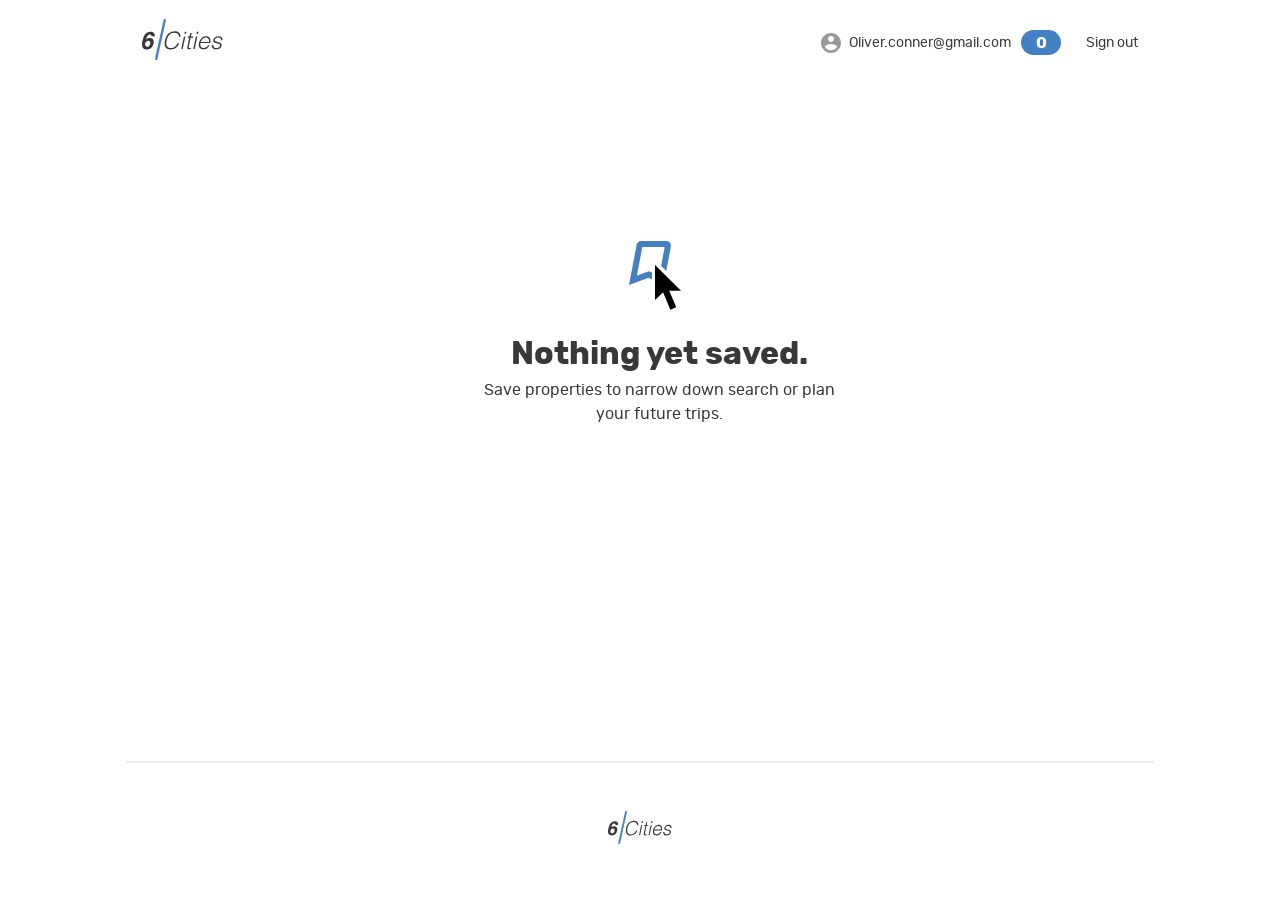
<file: markup/favorites-empty.html>
<!DOCTYPE html>
<html lang="en">
  <head>
    <meta charset="utf-8">
    <meta http-equiv="X-UA-Compatible" content="IE=edge">
    <meta name="viewport" content="width=device-width, initial-scale=1.0">
    <title>6 cities: favorites empty</title>
    <link rel="stylesheet" href="css/main.css">
  </head>

  <body>
    <div style="display: none">
      <svg xmlns="http://www.w3.org/2000/svg"><symbol id="icon-arrow-select" viewbox="0 0 7 4"><path fill-rule="evenodd" clip-rule="evenodd" d="M0 0l3.5 2.813L7 0v1.084L3.5 4 0 1.084V0z"></path></symbol><symbol id="icon-bookmark" viewbox="0 0 17 18"><path d="M3.993 2.185l.017-.092V2c0-.554.449-1 .99-1h10c.522 0 .957.41.997.923l-2.736 14.59-4.814-2.407-.39-.195-.408.153L1.31 16.44 3.993 2.185z"></path></symbol><symbol id="icon-star" viewbox="0 0 13 12"><path fill-rule="evenodd" clip-rule="evenodd" d="M6.5 9.644L10.517 12 9.451 7.56 13 4.573l-4.674-.386L6.5 0 4.673 4.187 0 4.573 3.549 7.56 2.483 12 6.5 9.644z"></path></symbol></svg>
    </div>

    <div class="page page--favorites-empty">
      <header class="header">
        <div class="container">
          <div class="header__wrapper">
            <div class="header__left">
              <a class="header__logo-link" href="main.html">
                <img class="header__logo" src="img/logo.svg" alt="6 cities logo" width="81" height="41">
              </a>
            </div>
            <nav class="header__nav">
              <ul class="header__nav-list">
                <li class="header__nav-item user">
                  <a class="header__nav-link header__nav-link--profile" href="#">
                    <div class="header__avatar-wrapper user__avatar-wrapper">
                    </div>
                    <span class="header__user-name user__name">Oliver.conner@gmail.com</span>
                    <span class="header__favorite-count">0</span>
                  </a>
                </li>
                <li class="header__nav-item">
                  <a class="header__nav-link" href="#">
                    <span class="header__signout">Sign out</span>
                  </a>
                </li>
              </ul>
            </nav>
          </div>
        </div>
      </header>

      <main class="page__main page__main--favorites page__main--favorites-empty">
        <div class="page__favorites-container container">
          <section class="favorites favorites--empty">
            <h1 class="visually-hidden">Favorites (empty)</h1>
            <div class="favorites__status-wrapper">
              <b class="favorites__status">Nothing yet saved.</b>
              <p class="favorites__status-description">Save properties to narrow down search or plan your future trips.</p>
            </div>
          </section>
        </div>
      </main>
      <footer class="footer">
        <a class="footer__logo-link" href="main.html">
          <img class="footer__logo" src="img/logo.svg" alt="6 cities logo" width="64" height="33">
        </a>
      </footer>
    </div>
  </body>
</html>
</file>
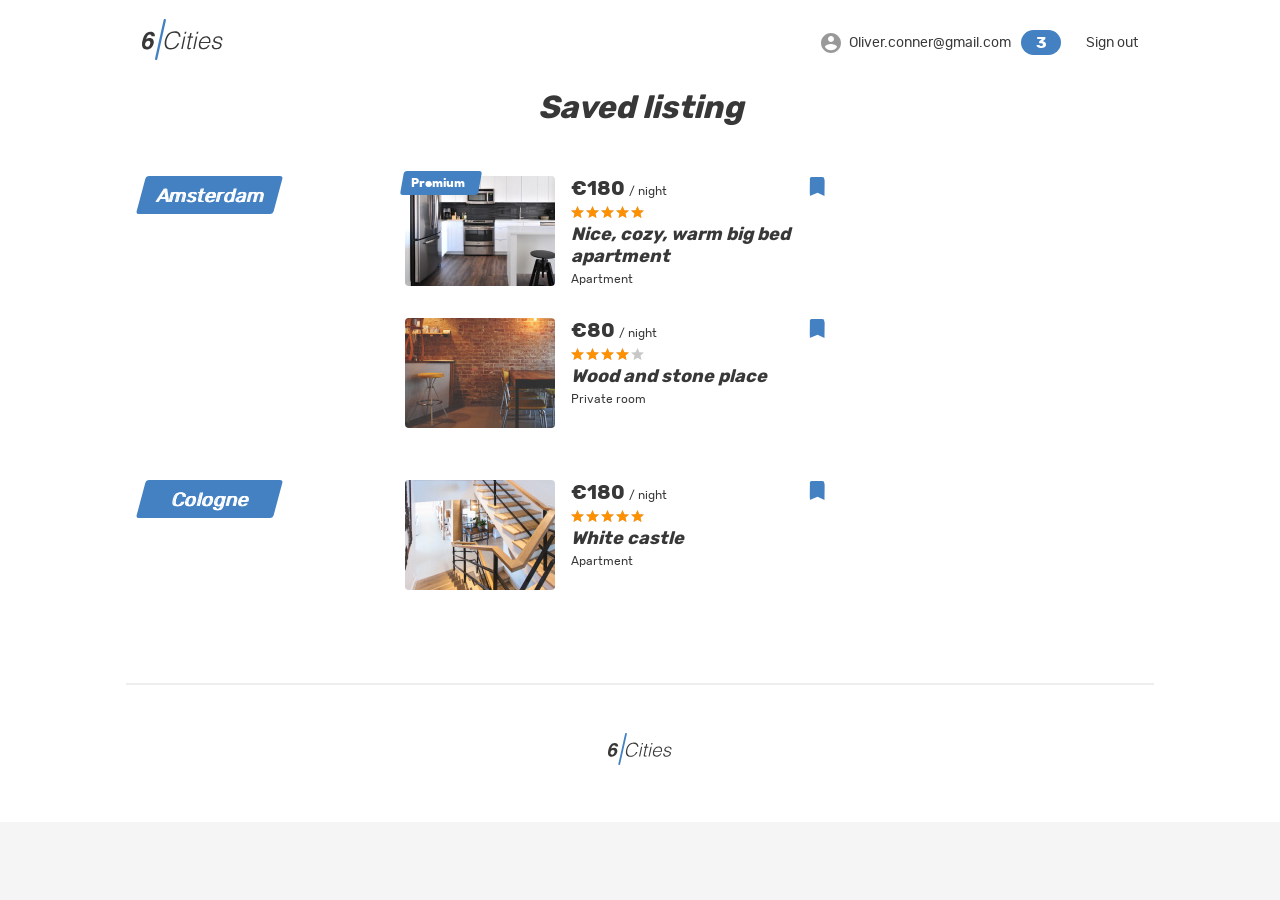
<file: markup/favorites.html>
<!DOCTYPE html>
<html lang="en">
  <head>
    <meta charset="utf-8">
    <meta http-equiv="X-UA-Compatible" content="IE=edge">
    <meta name="viewport" content="width=device-width, initial-scale=1.0">
    <title>6 cities: favorites</title>
    <link rel="stylesheet" href="css/main.css">
  </head>

  <body>
    <div style="display: none">
      <svg xmlns="http://www.w3.org/2000/svg"><symbol id="icon-arrow-select" viewbox="0 0 7 4"><path fill-rule="evenodd" clip-rule="evenodd" d="M0 0l3.5 2.813L7 0v1.084L3.5 4 0 1.084V0z"></path></symbol><symbol id="icon-bookmark" viewbox="0 0 17 18"><path d="M3.993 2.185l.017-.092V2c0-.554.449-1 .99-1h10c.522 0 .957.41.997.923l-2.736 14.59-4.814-2.407-.39-.195-.408.153L1.31 16.44 3.993 2.185z"></path></symbol><symbol id="icon-star" viewbox="0 0 13 12"><path fill-rule="evenodd" clip-rule="evenodd" d="M6.5 9.644L10.517 12 9.451 7.56 13 4.573l-4.674-.386L6.5 0 4.673 4.187 0 4.573 3.549 7.56 2.483 12 6.5 9.644z"></path></symbol></svg>
    </div>

    <div class="page">
      <header class="header">
        <div class="container">
          <div class="header__wrapper">
            <div class="header__left">
              <a class="header__logo-link" href="main.html">
                <img class="header__logo" src="img/logo.svg" alt="6 cities logo" width="81" height="41">
              </a>
            </div>
            <nav class="header__nav">
              <ul class="header__nav-list">
                <li class="header__nav-item user">
                  <a class="header__nav-link header__nav-link--profile" href="#">
                    <div class="header__avatar-wrapper user__avatar-wrapper">
                    </div>
                    <span class="header__user-name user__name">Oliver.conner@gmail.com</span>
                    <span class="header__favorite-count">3</span>
                  </a>
                </li>
                <li class="header__nav-item">
                  <a class="header__nav-link" href="#">
                    <span class="header__signout">Sign out</span>
                  </a>
                </li>
              </ul>
            </nav>
          </div>
        </div>
      </header>

      <main class="page__main page__main--favorites">
        <div class="page__favorites-container container">
          <section class="favorites">
            <h1 class="favorites__title">Saved listing</h1>
            <ul class="favorites__list">
              <li class="favorites__locations-items">
                <div class="favorites__locations locations locations--current">
                  <div class="locations__item">
                    <a class="locations__item-link" href="#">
                      <span>Amsterdam</span>
                    </a>
                  </div>
                </div>
                <div class="favorites__places">
                  <article class="favorites__card place-card">
                    <div class="place-card__mark">
                      <span>Premium</span>
                    </div>
                    <div class="favorites__image-wrapper place-card__image-wrapper">
                      <a href="#">
                        <img class="place-card__image" src="img/apartment-small-03.jpg" width="150" height="110" alt="Place image">
                      </a>
                    </div>
                    <div class="favorites__card-info place-card__info">
                      <div class="place-card__price-wrapper">
                        <div class="place-card__price">
                          <b class="place-card__price-value">&euro;180</b>
                          <span class="place-card__price-text">&#47;&nbsp;night</span>
                        </div>
                        <button class="place-card__bookmark-button place-card__bookmark-button--active button" type="button">
                          <svg class="place-card__bookmark-icon" width="18" height="19">
                            <use xlink:href="#icon-bookmark"></use>
                          </svg>
                          <span class="visually-hidden">In bookmarks</span>
                        </button>
                      </div>
                      <div class="place-card__rating rating">
                        <div class="place-card__stars rating__stars">
                          <span style="width: 100%"></span>
                          <span class="visually-hidden">Rating</span>
                        </div>
                      </div>
                      <h2 class="place-card__name">
                        <a href="#">Nice, cozy, warm big bed apartment</a>
                      </h2>
                      <p class="place-card__type">Apartment</p>
                    </div>
                  </article>

                  <article class="favorites__card place-card">
                    <div class="favorites__image-wrapper place-card__image-wrapper">
                      <a href="#">
                        <img class="place-card__image" src="img/room-small.jpg" width="150" height="110" alt="Place image">
                      </a>
                    </div>
                    <div class="favorites__card-info place-card__info">
                      <div class="place-card__price-wrapper">
                        <div class="place-card__price">
                          <b class="place-card__price-value">&euro;80</b>
                          <span class="place-card__price-text">&#47;&nbsp;night</span>
                        </div>
                        <button class="place-card__bookmark-button place-card__bookmark-button--active button" type="button">
                          <svg class="place-card__bookmark-icon" width="18" height="19">
                            <use xlink:href="#icon-bookmark"></use>
                          </svg>
                          <span class="visually-hidden">In bookmarks</span>
                        </button>
                      </div>
                      <div class="place-card__rating rating">
                        <div class="place-card__stars rating__stars">
                          <span style="width: 80%"></span>
                          <span class="visually-hidden">Rating</span>
                        </div>
                      </div>
                      <h2 class="place-card__name">
                        <a href="#">Wood and stone place</a>
                      </h2>
                      <p class="place-card__type">Private room</p>
                    </div>
                  </article>
                </div>
              </li>

              <li class="favorites__locations-items">
                <div class="favorites__locations locations locations--current">
                  <div class="locations__item">
                    <a class="locations__item-link" href="#">
                      <span>Cologne</span>
                    </a>
                  </div>
                </div>
                <div class="favorites__places">
                  <article class="favorites__card place-card">
                    <div class="favorites__image-wrapper place-card__image-wrapper">
                      <a href="#">
                        <img class="place-card__image" src="img/apartment-small-04.jpg" width="150" height="110" alt="Place image">
                      </a>
                    </div>
                    <div class="favorites__card-info place-card__info">
                      <div class="place-card__price-wrapper">
                        <div class="place-card__price">
                          <b class="place-card__price-value">&euro;180</b>
                          <span class="place-card__price-text">&#47;&nbsp;night</span>
                        </div>
                        <button class="place-card__bookmark-button place-card__bookmark-button--active button" type="button">
                          <svg class="place-card__bookmark-icon" width="18" height="19">
                            <use xlink:href="#icon-bookmark"></use>
                          </svg>
                          <span class="visually-hidden">In bookmarks</span>
                        </button>
                      </div>
                      <div class="place-card__rating rating">
                        <div class="place-card__stars rating__stars">
                          <span style="width: 100%"></span>
                          <span class="visually-hidden">Rating</span>
                        </div>
                      </div>
                      <h2 class="place-card__name">
                        <a href="#">White castle</a>
                      </h2>
                      <p class="place-card__type">Apartment</p>
                    </div>
                  </article>
                </div>
              </li>
            </ul>
          </section>
        </div>
      </main>
      <footer class="footer container">
        <a class="footer__logo-link" href="main.html">
          <img class="footer__logo" src="img/logo.svg" alt="6 cities logo" width="64" height="33">
        </a>
      </footer>
    </div>
  </body>
</html>
</file>
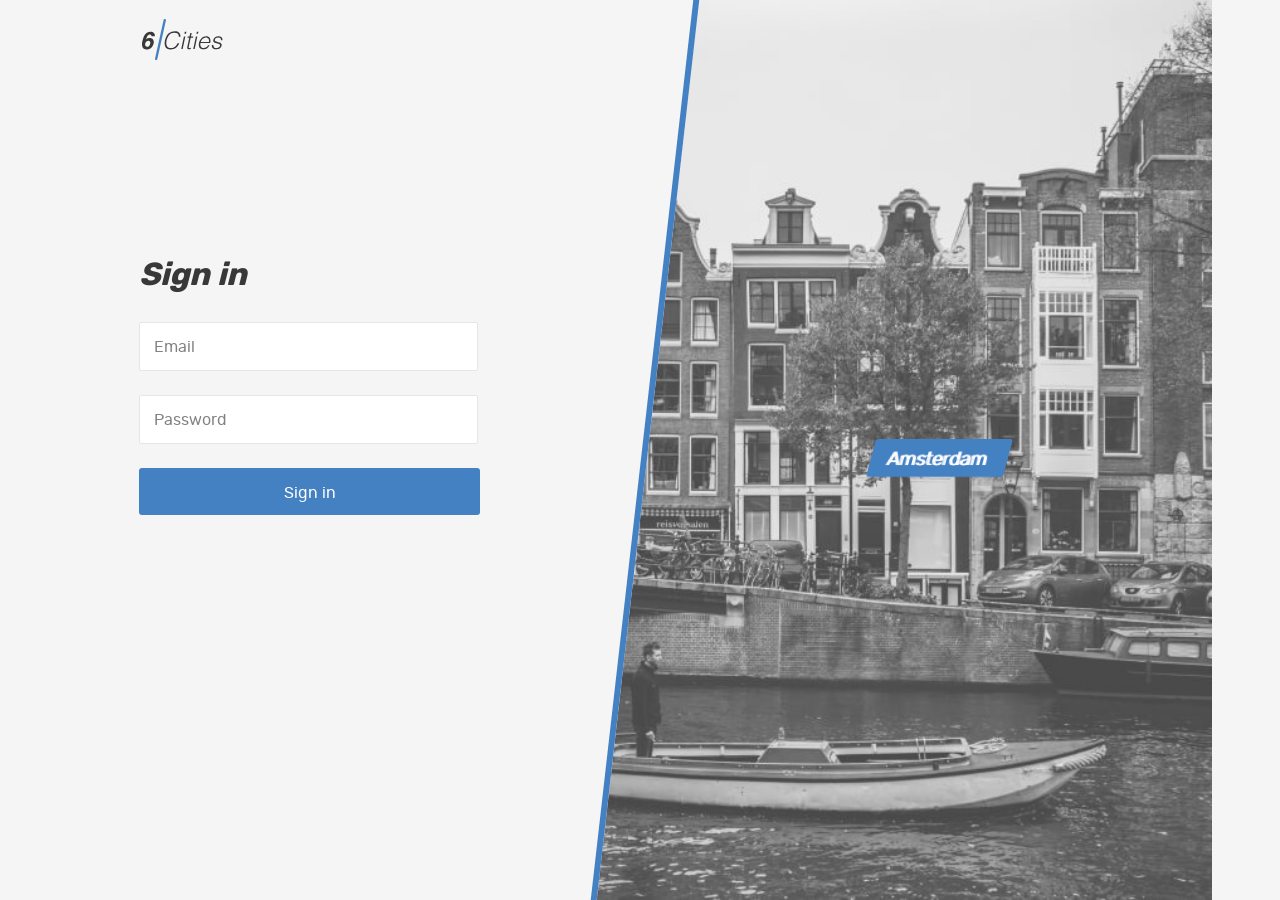
<file: markup/login.html>
<!DOCTYPE html>
<html lang="en">
  <head>
    <meta charset="utf-8">
    <meta http-equiv="X-UA-Compatible" content="IE=edge">
    <meta name="viewport" content="width=device-width, initial-scale=1.0">
    <title>6 cities: authorization</title>
    <link rel="stylesheet" href="css/main.css">
  </head>

  <body>
    <div style="display: none">
      <svg xmlns="http://www.w3.org/2000/svg"><symbol id="icon-arrow-select" viewbox="0 0 7 4"><path fill-rule="evenodd" clip-rule="evenodd" d="M0 0l3.5 2.813L7 0v1.084L3.5 4 0 1.084V0z"></path></symbol><symbol id="icon-bookmark" viewbox="0 0 17 18"><path d="M3.993 2.185l.017-.092V2c0-.554.449-1 .99-1h10c.522 0 .957.41.997.923l-2.736 14.59-4.814-2.407-.39-.195-.408.153L1.31 16.44 3.993 2.185z"></path></symbol><symbol id="icon-star" viewbox="0 0 13 12"><path fill-rule="evenodd" clip-rule="evenodd" d="M6.5 9.644L10.517 12 9.451 7.56 13 4.573l-4.674-.386L6.5 0 4.673 4.187 0 4.573 3.549 7.56 2.483 12 6.5 9.644z"></path></symbol></svg>
    </div>

    <div class="page page--gray page--login">
      <header class="header">
        <div class="container">
          <div class="header__wrapper">
            <div class="header__left">
              <a class="header__logo-link" href="main.html">
                <img class="header__logo" src="img/logo.svg" alt="6 cities logo" width="81" height="41">
              </a>
            </div>
          </div>
        </div>
      </header>

      <main class="page__main page__main--login">
        <div class="page__login-container container">
          <section class="login">
            <h1 class="login__title">Sign in</h1>
            <form class="login__form form" action="#" method="post">
              <div class="login__input-wrapper form__input-wrapper">
                <label class="visually-hidden">E-mail</label>
                <input class="login__input form__input" type="email" name="email" placeholder="Email" required="">
              </div>
              <div class="login__input-wrapper form__input-wrapper">
                <label class="visually-hidden">Password</label>
                <input class="login__input form__input" type="password" name="password" placeholder="Password" required="">
              </div>
              <button class="login__submit form__submit button" type="submit">Sign in</button>
            </form>
          </section>
          <section class="locations locations--login locations--current">
            <div class="locations__item">
              <a class="locations__item-link" href="#">
                <span>Amsterdam</span>
              </a>
            </div>
          </section>
        </div>
      </main>
    </div>
  </body>
</html>
</file>
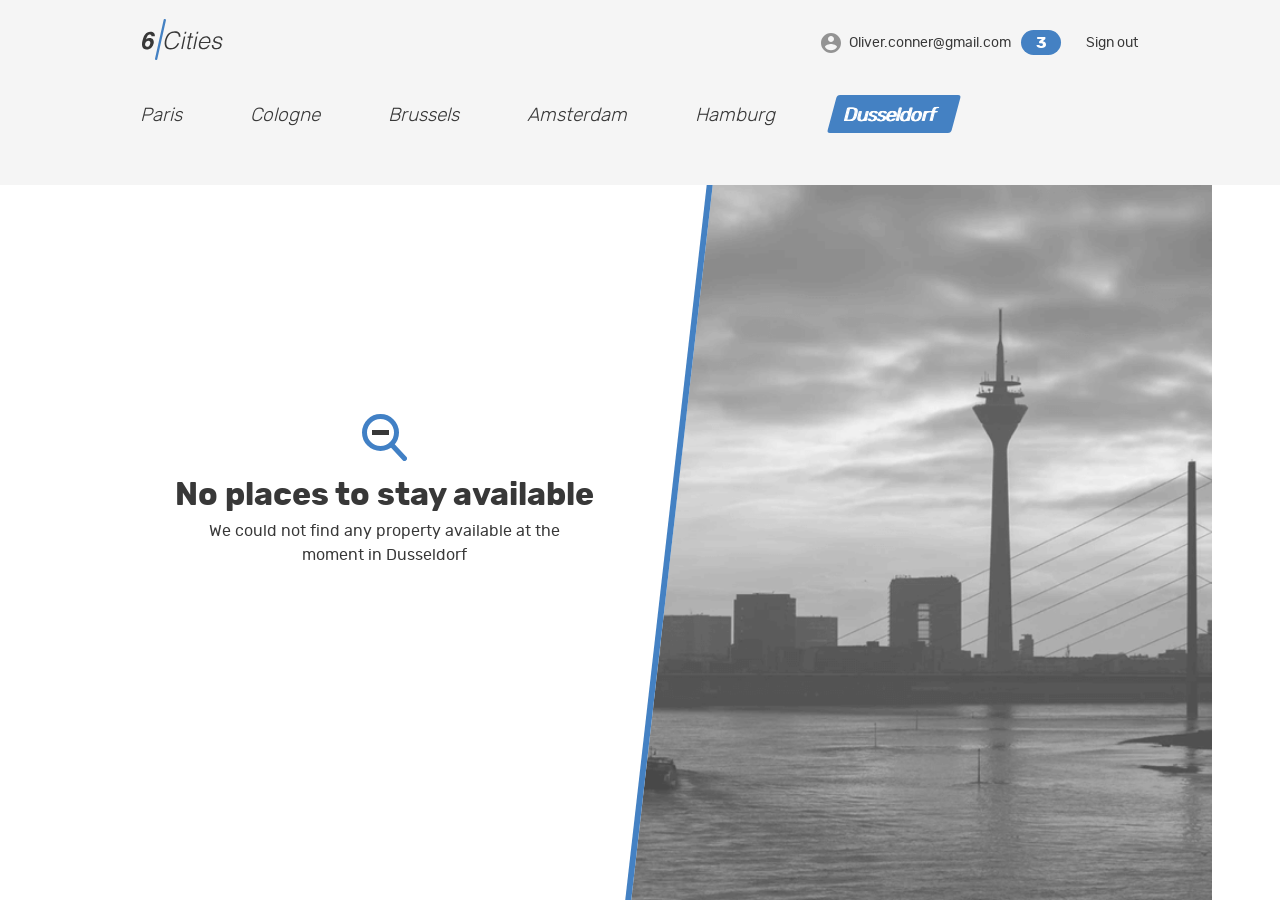
<file: markup/main-empty.html>
<!DOCTYPE html>
<html lang="en">
  <head>
    <meta charset="utf-8">
    <meta http-equiv="X-UA-Compatible" content="IE=edge">
    <meta name="viewport" content="width=device-width, initial-scale=1.0">
    <title>6 cities</title>
    <link rel="stylesheet" href="css/main.css">
  </head>

  <body>
    <div style="display: none">
      <svg xmlns="http://www.w3.org/2000/svg"><symbol id="icon-arrow-select" viewbox="0 0 7 4"><path fill-rule="evenodd" clip-rule="evenodd" d="M0 0l3.5 2.813L7 0v1.084L3.5 4 0 1.084V0z"></path></symbol><symbol id="icon-bookmark" viewbox="0 0 17 18"><path d="M3.993 2.185l.017-.092V2c0-.554.449-1 .99-1h10c.522 0 .957.41.997.923l-2.736 14.59-4.814-2.407-.39-.195-.408.153L1.31 16.44 3.993 2.185z"></path></symbol><symbol id="icon-star" viewbox="0 0 13 12"><path fill-rule="evenodd" clip-rule="evenodd" d="M6.5 9.644L10.517 12 9.451 7.56 13 4.573l-4.674-.386L6.5 0 4.673 4.187 0 4.573 3.549 7.56 2.483 12 6.5 9.644z"></path></symbol></svg>
    </div>

    <div class="page page--gray page--main">
      <header class="header">
        <div class="container">
          <div class="header__wrapper">
            <div class="header__left">
              <a class="header__logo-link header__logo-link--active">
                <img class="header__logo" src="img/logo.svg" alt="6 cities logo" width="81" height="41">
              </a>
            </div>
            <nav class="header__nav">
              <ul class="header__nav-list">
                <li class="header__nav-item user">
                  <a class="header__nav-link header__nav-link--profile" href="#">
                    <div class="header__avatar-wrapper user__avatar-wrapper">
                    </div>
                    <span class="header__user-name user__name">Oliver.conner@gmail.com</span>
                    <span class="header__favorite-count">3</span>
                  </a>
                </li>
                <li class="header__nav-item">
                  <a class="header__nav-link" href="#">
                    <span class="header__signout">Sign out</span>
                  </a>
                </li>
              </ul>
            </nav>
          </div>
        </div>
      </header>

      <main class="page__main page__main--index page__main--index-empty">
        <h1 class="visually-hidden">Cities</h1>
        <div class="tabs">
          <section class="locations container">
            <ul class="locations__list tabs__list">
              <li class="locations__item">
                <a class="locations__item-link tabs__item" href="#">
                  <span>Paris</span>
                </a>
              </li>
              <li class="locations__item">
                <a class="locations__item-link tabs__item" href="#">
                  <span>Cologne</span>
                </a>
              </li>
              <li class="locations__item">
                <a class="locations__item-link tabs__item" href="#">
                  <span>Brussels</span>
                </a>
              </li>
              <li class="locations__item">
                <a class="locations__item-link tabs__item">
                  <span>Amsterdam</span>
                </a>
              </li>
              <li class="locations__item">
                <a class="locations__item-link tabs__item" href="#">
                  <span>Hamburg</span>
                </a>
              </li>
              <li class="locations__item">
                <a class="locations__item-link tabs__item tabs__item--active" href="#">
                  <span>Dusseldorf</span>
                </a>
              </li>
            </ul>
          </section>
        </div>
        <div class="cities">
          <div class="cities__places-container cities__places-container--empty container">
            <section class="cities__no-places">
              <div class="cities__status-wrapper tabs__content">
                <b class="cities__status">No places to stay available</b>
                <p class="cities__status-description">We could not find any property available at the moment in Dusseldorf</p>
              </div>
            </section>
            <div class="cities__right-section"></div>
          </div>
        </div>
      </main>
    </div></body>

</html>
</file>
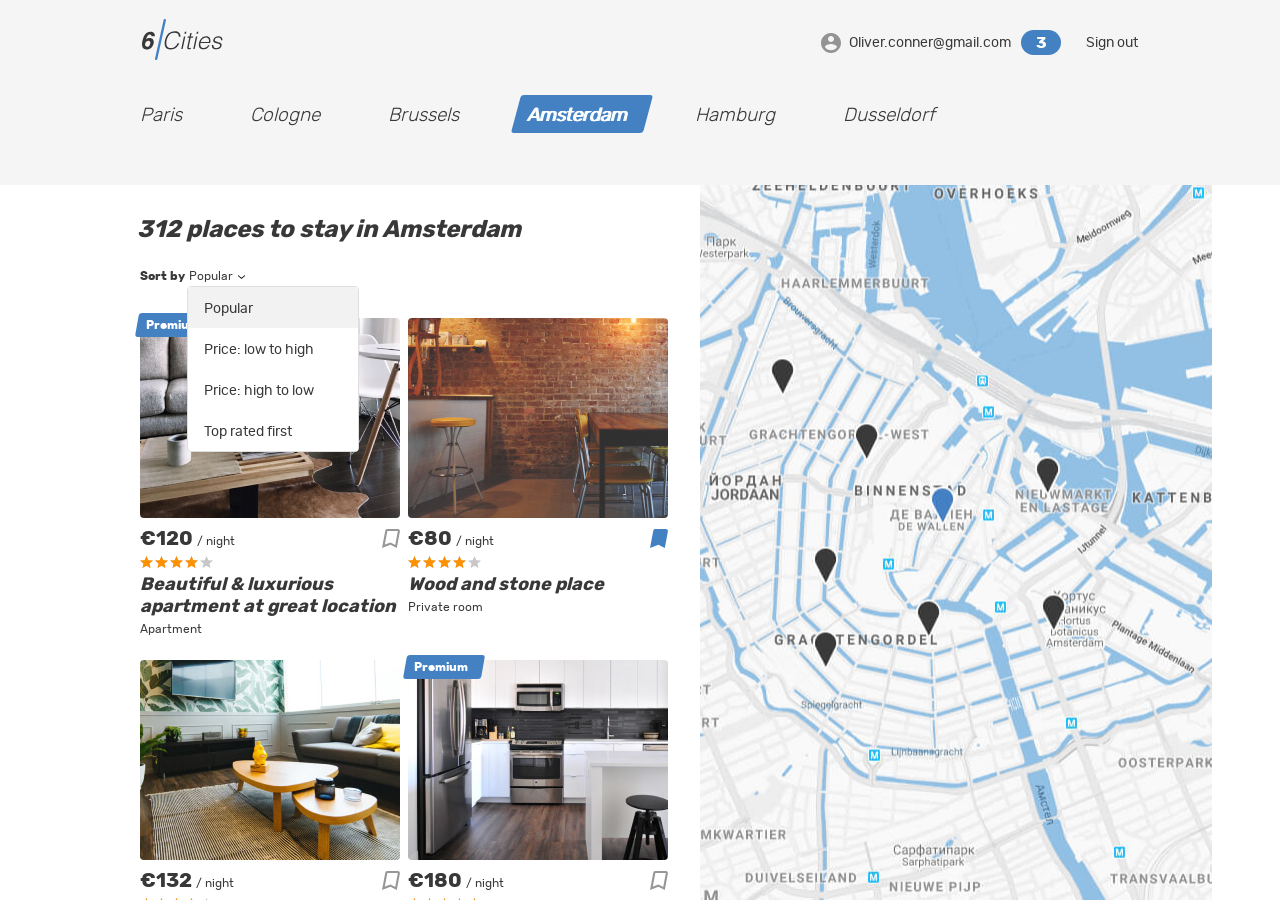
<file: markup/main.html>
<!DOCTYPE html>
<html lang="en">
  <head>
    <meta charset="utf-8">
    <meta http-equiv="X-UA-Compatible" content="IE=edge">
    <meta name="viewport" content="width=device-width, initial-scale=1.0">
    <title>6 cities</title>
    <link rel="stylesheet" href="css/main.css">
  </head>

  <body>
    <div style="display: none">
      <svg xmlns="http://www.w3.org/2000/svg"><symbol id="icon-arrow-select" viewbox="0 0 7 4"><path fill-rule="evenodd" clip-rule="evenodd" d="M0 0l3.5 2.813L7 0v1.084L3.5 4 0 1.084V0z"></path></symbol><symbol id="icon-bookmark" viewbox="0 0 17 18"><path d="M3.993 2.185l.017-.092V2c0-.554.449-1 .99-1h10c.522 0 .957.41.997.923l-2.736 14.59-4.814-2.407-.39-.195-.408.153L1.31 16.44 3.993 2.185z"></path></symbol><symbol id="icon-star" viewbox="0 0 13 12"><path fill-rule="evenodd" clip-rule="evenodd" d="M6.5 9.644L10.517 12 9.451 7.56 13 4.573l-4.674-.386L6.5 0 4.673 4.187 0 4.573 3.549 7.56 2.483 12 6.5 9.644z"></path></symbol></svg>
    </div>

    <div class="page page--gray page--main">
      <header class="header">
        <div class="container">
          <div class="header__wrapper">
            <div class="header__left">
              <a class="header__logo-link header__logo-link--active">
                <img class="header__logo" src="img/logo.svg" alt="6 cities logo" width="81" height="41">
              </a>
            </div>
            <nav class="header__nav">
              <ul class="header__nav-list">
                <li class="header__nav-item user">
                  <a class="header__nav-link header__nav-link--profile" href="#">
                    <div class="header__avatar-wrapper user__avatar-wrapper">
                    </div>
                    <span class="header__user-name user__name">Oliver.conner@gmail.com</span>
                    <span class="header__favorite-count">3</span>
                  </a>
                </li>
                <li class="header__nav-item">
                  <a class="header__nav-link" href="#">
                    <span class="header__signout">Sign out</span>
                  </a>
                </li>
              </ul>
            </nav>
          </div>
        </div>
      </header>

      <main class="page__main page__main--index">
        <h1 class="visually-hidden">Cities</h1>
        <div class="tabs">
          <section class="locations container">
            <ul class="locations__list tabs__list">
              <li class="locations__item">
                <a class="locations__item-link tabs__item" href="#">
                  <span>Paris</span>
                </a>
              </li>
              <li class="locations__item">
                <a class="locations__item-link tabs__item" href="#">
                  <span>Cologne</span>
                </a>
              </li>
              <li class="locations__item">
                <a class="locations__item-link tabs__item" href="#">
                  <span>Brussels</span>
                </a>
              </li>
              <li class="locations__item">
                <a class="locations__item-link tabs__item tabs__item--active">
                  <span>Amsterdam</span>
                </a>
              </li>
              <li class="locations__item">
                <a class="locations__item-link tabs__item" href="#">
                  <span>Hamburg</span>
                </a>
              </li>
              <li class="locations__item">
                <a class="locations__item-link tabs__item" href="#">
                  <span>Dusseldorf</span>
                </a>
              </li>
            </ul>
          </section>
        </div>
        <div class="cities">
          <div class="cities__places-container container">
            <section class="cities__places places">
              <h2 class="visually-hidden">Places</h2>
              <b class="places__found">312 places to stay in Amsterdam</b>
              <form class="places__sorting" action="#" method="get">
                <span class="places__sorting-caption">Sort by</span>
                <span class="places__sorting-type" tabindex="0">
                  Popular
                  <svg class="places__sorting-arrow" width="7" height="4">
                    <use xlink:href="#icon-arrow-select"></use>
                  </svg>
                </span>
                <ul class="places__options places__options--custom places__options--opened">
                  <li class="places__option places__option--active" tabindex="0">Popular</li>
                  <li class="places__option" tabindex="0">Price: low to high</li>
                  <li class="places__option" tabindex="0">Price: high to low</li>
                  <li class="places__option" tabindex="0">Top rated first</li>
                </ul>
              </form>
              <div class="cities__places-list places__list tabs__content">
                <article class="cities__card place-card">
                  <div class="place-card__mark">
                    <span>Premium</span>
                  </div>
                  <div class="cities__image-wrapper place-card__image-wrapper">
                    <a href="#">
                      <img class="place-card__image" src="img/apartment-01.jpg" width="260" height="200" alt="Place image">
                    </a>
                  </div>
                  <div class="place-card__info">
                    <div class="place-card__price-wrapper">
                      <div class="place-card__price">
                        <b class="place-card__price-value">&euro;120</b>
                        <span class="place-card__price-text">&#47;&nbsp;night</span>
                      </div>
                      <button class="place-card__bookmark-button button" type="button">
                        <svg class="place-card__bookmark-icon" width="18" height="19">
                          <use xlink:href="#icon-bookmark"></use>
                        </svg>
                        <span class="visually-hidden">To bookmarks</span>
                      </button>
                    </div>
                    <div class="place-card__rating rating">
                      <div class="place-card__stars rating__stars">
                        <span style="width: 80%"></span>
                        <span class="visually-hidden">Rating</span>
                      </div>
                    </div>
                    <h2 class="place-card__name">
                      <a href="#">Beautiful &amp; luxurious apartment at great location</a>
                    </h2>
                    <p class="place-card__type">Apartment</p>
                  </div>
                </article>

                <article class="cities__card place-card">
                  <div class="cities__image-wrapper place-card__image-wrapper">
                    <a href="#">
                      <img class="place-card__image" src="img/room.jpg" width="260" height="200" alt="Place image">
                    </a>
                  </div>
                  <div class="place-card__info">
                    <div class="place-card__price-wrapper">
                      <div class="place-card__price">
                        <b class="place-card__price-value">&euro;80</b>
                        <span class="place-card__price-text">&#47;&nbsp;night</span>
                      </div>
                      <button class="place-card__bookmark-button place-card__bookmark-button--active button" type="button">
                        <svg class="place-card__bookmark-icon" width="18" height="19">
                          <use xlink:href="#icon-bookmark"></use>
                        </svg>
                        <span class="visually-hidden">In bookmarks</span>
                      </button>
                    </div>
                    <div class="place-card__rating rating">
                      <div class="place-card__stars rating__stars">
                        <span style="width: 80%"></span>
                        <span class="visually-hidden">Rating</span>
                      </div>
                    </div>
                    <h2 class="place-card__name">
                      <a href="#">Wood and stone place</a>
                    </h2>
                    <p class="place-card__type">Private room</p>
                  </div>
                </article>

                <article class="cities__card place-card">
                  <div class="cities__image-wrapper place-card__image-wrapper">
                    <a href="#">
                      <img class="place-card__image" src="img/apartment-02.jpg" width="260" height="200" alt="Place image">
                    </a>
                  </div>
                  <div class="place-card__info">
                    <div class="place-card__price-wrapper">
                      <div class="place-card__price">
                        <b class="place-card__price-value">&euro;132</b>
                        <span class="place-card__price-text">&#47;&nbsp;night</span>
                      </div>
                      <button class="place-card__bookmark-button button" type="button">
                        <svg class="place-card__bookmark-icon" width="18" height="19">
                          <use xlink:href="#icon-bookmark"></use>
                        </svg>
                        <span class="visually-hidden">To bookmarks</span>
                      </button>
                    </div>
                    <div class="place-card__rating rating">
                      <div class="place-card__stars rating__stars">
                        <span style="width: 80%"></span>
                        <span class="visually-hidden">Rating</span>
                      </div>
                    </div>
                    <h2 class="place-card__name">
                      <a href="#">Canal View Prinsengracht</a>
                    </h2>
                    <p class="place-card__type">Apartment</p>
                  </div>
                </article>

                <article class="cities__card place-card">
                  <div class="place-card__mark">
                    <span>Premium</span>
                  </div>
                  <div class="cities__image-wrapper place-card__image-wrapper">
                    <a href="#">
                      <img class="place-card__image" src="img/apartment-03.jpg" width="260" height="200" alt="Place image">
                    </a>
                  </div>
                  <div class="place-card__info">
                    <div class="place-card__price-wrapper">
                      <div class="place-card__price">
                        <b class="place-card__price-value">&euro;180</b>
                        <span class="place-card__price-text">&#47;&nbsp;night</span>
                      </div>
                      <button class="place-card__bookmark-button button" type="button">
                        <svg class="place-card__bookmark-icon" width="18" height="19">
                          <use xlink:href="#icon-bookmark"></use>
                        </svg>
                        <span class="visually-hidden">To bookmarks</span>
                      </button>
                    </div>
                    <div class="place-card__rating rating">
                      <div class="place-card__stars rating__stars">
                        <span style="width: 100%"></span>
                        <span class="visually-hidden">Rating</span>
                      </div>
                    </div>
                    <h2 class="place-card__name">
                      <a href="#">Nice, cozy, warm big bed apartment</a>
                    </h2>
                    <p class="place-card__type">Apartment</p>
                  </div>
                </article>

                <article class="cities__card place-card">
                  <div class="cities__image-wrapper place-card__image-wrapper">
                    <a href="#">
                      <img class="place-card__image" src="img/room.jpg" width="260" height="200" alt="Place image">
                    </a>
                  </div>
                  <div class="place-card__info">
                    <div class="place-card__price-wrapper">
                      <div class="place-card__price">
                        <b class="place-card__price-value">&euro;80</b>
                        <span class="place-card__price-text">&#47;&nbsp;night</span>
                      </div>
                      <button class="place-card__bookmark-button place-card__bookmark-button--active button" type="button">
                        <svg class="place-card__bookmark-icon" width="18" height="19">
                          <use xlink:href="#icon-bookmark"></use>
                        </svg>
                        <span class="visually-hidden">In bookmarks</span>
                      </button>
                    </div>
                    <div class="place-card__rating rating">
                      <div class="place-card__stars rating__stars">
                        <span style="width: 80%"></span>
                        <span class="visually-hidden">Rating</span>
                      </div>
                    </div>
                    <h2 class="place-card__name">
                      <a href="#">Wood and stone place</a>
                    </h2>
                    <p class="place-card__type">Private room</p>
                  </div>
                </article>
              </div>
            </section>
            <div class="cities__right-section">
              <section class="cities__map map"></section>
            </div>
          </div>
        </div>
      </main>
    </div>
  </body>
</html>
</file>
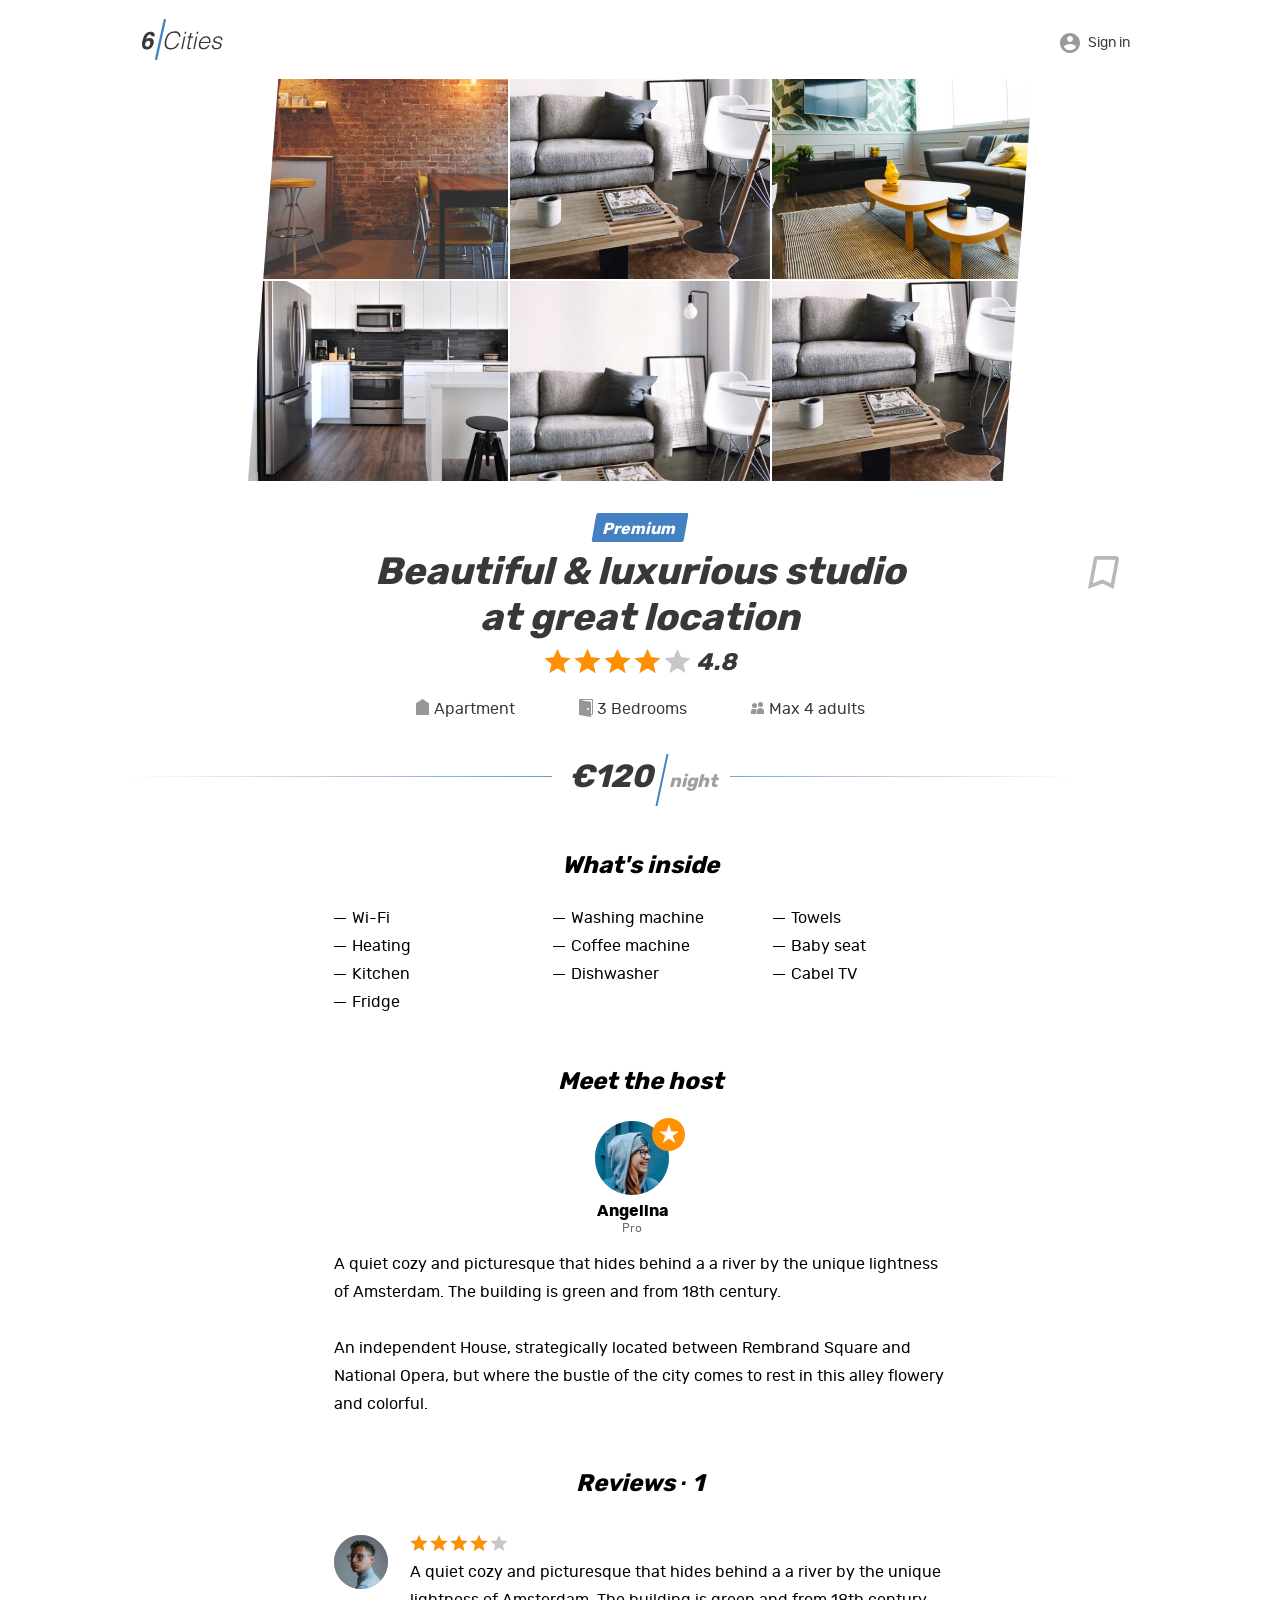
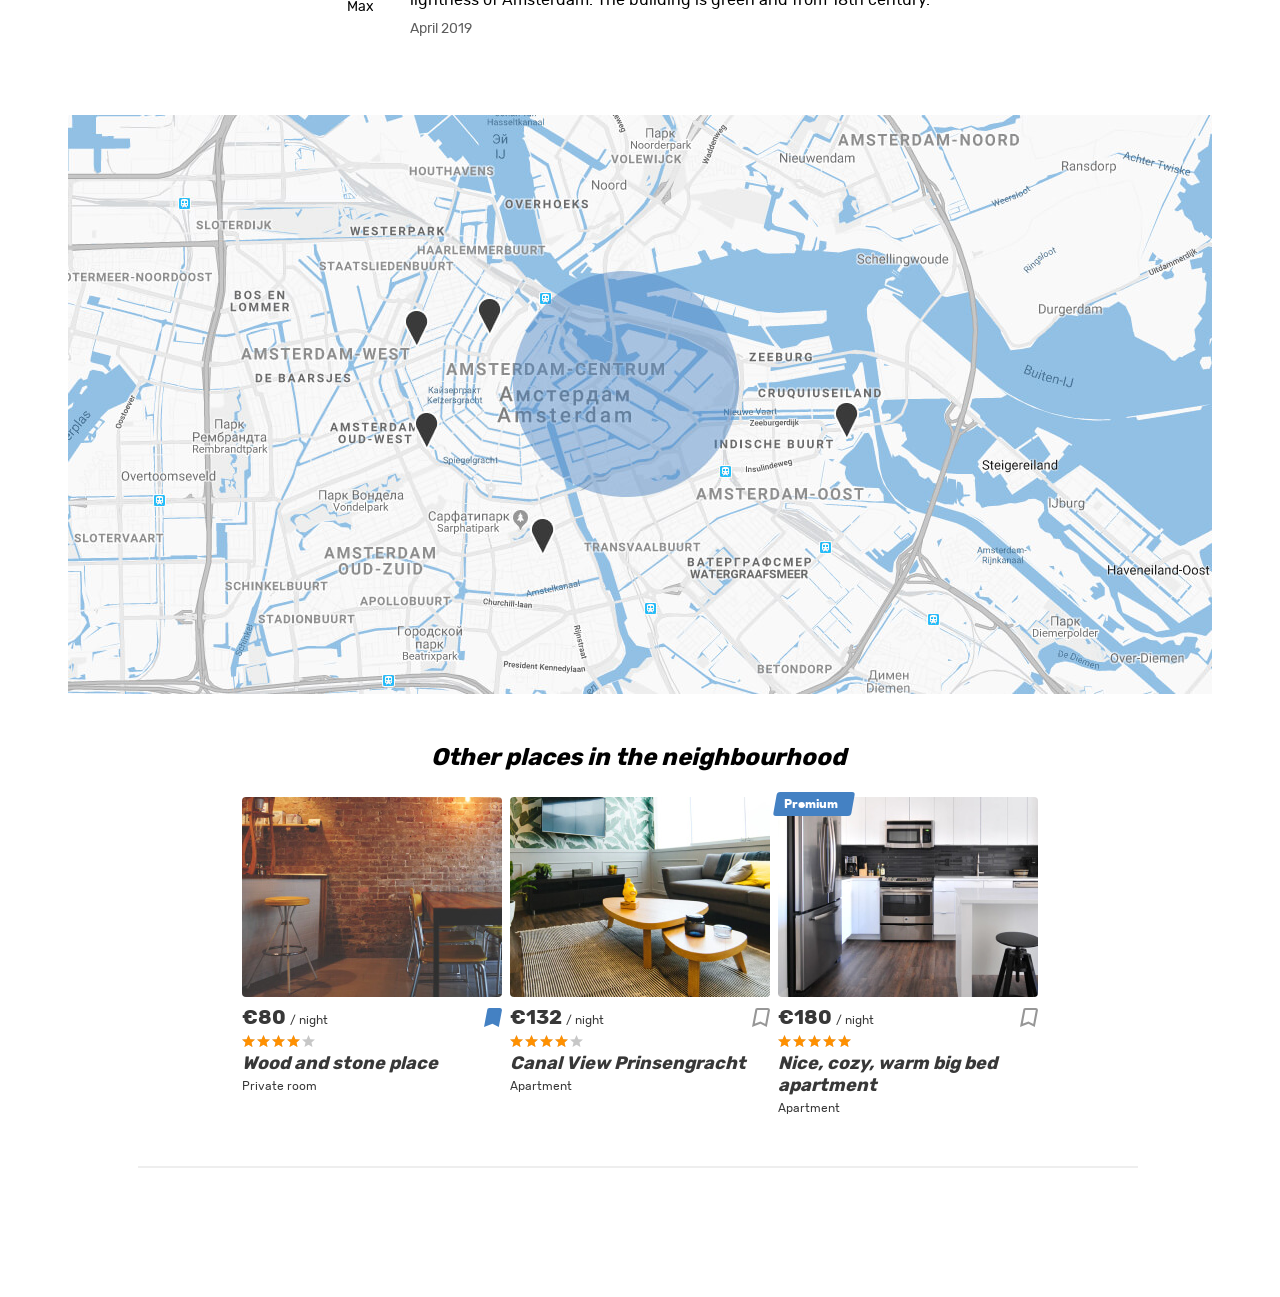
<file: markup/property-not-logged.html>
<!DOCTYPE html>
<html lang="en">
  <head>
    <meta charset="utf-8">
    <meta http-equiv="X-UA-Compatible" content="IE=edge">
    <meta name="viewport" content="width=device-width, initial-scale=1.0">
    <title>6 cities: property</title>
    <link rel="stylesheet" href="css/main.css">
  </head>

  <body>
    <div style="display: none">
      <svg xmlns="http://www.w3.org/2000/svg"><symbol id="icon-arrow-select" viewbox="0 0 7 4"><path fill-rule="evenodd" clip-rule="evenodd" d="M0 0l3.5 2.813L7 0v1.084L3.5 4 0 1.084V0z"></path></symbol><symbol id="icon-bookmark" viewbox="0 0 17 18"><path d="M3.993 2.185l.017-.092V2c0-.554.449-1 .99-1h10c.522 0 .957.41.997.923l-2.736 14.59-4.814-2.407-.39-.195-.408.153L1.31 16.44 3.993 2.185z"></path></symbol><symbol id="icon-star" viewbox="0 0 13 12"><path fill-rule="evenodd" clip-rule="evenodd" d="M6.5 9.644L10.517 12 9.451 7.56 13 4.573l-4.674-.386L6.5 0 4.673 4.187 0 4.573 3.549 7.56 2.483 12 6.5 9.644z"></path></symbol></svg>
    </div>

    <div class="page">
      <header class="header">
        <div class="container">
          <div class="header__wrapper">
            <div class="header__left">
              <a class="header__logo-link" href="main.html">
                <img class="header__logo" src="img/logo.svg" alt="6 cities logo" width="81" height="41">
              </a>
            </div>
            <nav class="header__nav">
              <ul class="header__nav-list">
                <li class="header__nav-item user">
                  <a class="header__nav-link header__nav-link--profile" href="#">
                    <div class="header__avatar-wrapper user__avatar-wrapper">
                    </div>
                    <span class="header__login">Sign in</span>
                  </a>
                </li>
              </ul>
            </nav>
          </div>
        </div>
      </header>

      <main class="page__main page__main--property">
        <section class="property">
          <div class="property__gallery-container container">
            <div class="property__gallery">
              <div class="property__image-wrapper">
                <img class="property__image" src="img/room.jpg" alt="Photo studio">
              </div>
              <div class="property__image-wrapper">
                <img class="property__image" src="img/apartment-01.jpg" alt="Photo studio">
              </div>
              <div class="property__image-wrapper">
                <img class="property__image" src="img/apartment-02.jpg" alt="Photo studio">
              </div>
              <div class="property__image-wrapper">
                <img class="property__image" src="img/apartment-03.jpg" alt="Photo studio">
              </div>
              <div class="property__image-wrapper">
                <img class="property__image" src="img/studio-01.jpg" alt="Photo studio">
              </div>
              <div class="property__image-wrapper">
                <img class="property__image" src="img/apartment-01.jpg" alt="Photo studio">
              </div>
            </div>
          </div>
          <div class="property__container container">
            <div class="property__wrapper">
              <div class="property__mark">
                <span>Premium</span>
              </div>
              <div class="property__name-wrapper">
                <h1 class="property__name">
                  Beautiful &amp; luxurious studio at great location
                </h1>
                <button class="property__bookmark-button button" type="button">
                  <svg class="property__bookmark-icon" width="31" height="33">
                    <use xlink:href="#icon-bookmark"></use>
                  </svg>
                  <span class="visually-hidden">To bookmarks</span>
                </button>
              </div>
              <div class="property__rating rating">
                <div class="property__stars rating__stars">
                  <span style="width: 80%"></span>
                  <span class="visually-hidden">Rating</span>
                </div>
                <span class="property__rating-value rating__value">4.8</span>
              </div>
              <ul class="property__features">
                <li class="property__feature property__feature--entire">
                  Apartment
                </li>
                <li class="property__feature property__feature--bedrooms">
                  3 Bedrooms
                </li>
                <li class="property__feature property__feature--adults">
                  Max 4 adults
                </li>
              </ul>
              <div class="property__price">
                <b class="property__price-value">&euro;120</b>
                <span class="property__price-text">&nbsp;night</span>
              </div>
              <div class="property__inside">
                <h2 class="property__inside-title">What&apos;s inside</h2>
                <ul class="property__inside-list">
                  <li class="property__inside-item">
                    Wi-Fi
                  </li>
                  <li class="property__inside-item">
                    Washing machine
                  </li>
                  <li class="property__inside-item">
                    Towels
                  </li>
                  <li class="property__inside-item">
                    Heating
                  </li>
                  <li class="property__inside-item">
                    Coffee machine
                  </li>
                  <li class="property__inside-item">
                    Baby seat
                  </li>
                  <li class="property__inside-item">
                    Kitchen
                  </li>
                  <li class="property__inside-item">
                    Dishwasher
                  </li>
                  <li class="property__inside-item">
                    Cabel TV
                  </li>
                  <li class="property__inside-item">
                    Fridge
                  </li>
                </ul>
              </div>
              <div class="property__host">
                <h2 class="property__host-title">Meet the host</h2>
                <div class="property__host-user user">
                  <div class="property__avatar-wrapper property__avatar-wrapper--pro user__avatar-wrapper">
                    <img class="property__avatar user__avatar" src="img/avatar-angelina.jpg" width="74" height="74" alt="Host avatar">
                  </div>
                  <span class="property__user-name">
                    Angelina
                  </span>
                  <span class="property__user-status">
                    Pro
                  </span>
                </div>
                <div class="property__description">
                  <p class="property__text">
                    A quiet cozy and picturesque that hides behind a a river by the unique lightness of Amsterdam. The building is green and from 18th century.
                  </p>
                  <p class="property__text">
                    An independent House, strategically located between Rembrand Square and National Opera, but where the bustle of the city comes to rest in this alley flowery and colorful.
                  </p>
                </div>
              </div>
              <section class="property__reviews reviews">
                <h2 class="reviews__title">Reviews &middot; <span class="reviews__amount">1</span></h2>
                <ul class="reviews__list">
                  <li class="reviews__item">
                    <div class="reviews__user user">
                      <div class="reviews__avatar-wrapper user__avatar-wrapper">
                        <img class="reviews__avatar user__avatar" src="img/avatar-max.jpg" width="54" height="54" alt="Reviews avatar">
                      </div>
                      <span class="reviews__user-name">
                        Max
                      </span>
                    </div>
                    <div class="reviews__info">
                      <div class="reviews__rating rating">
                        <div class="reviews__stars rating__stars">
                          <span style="width: 80%"></span>
                          <span class="visually-hidden">Rating</span>
                        </div>
                      </div>
                      <p class="reviews__text">
                        A quiet cozy and picturesque that hides behind a a river by the unique lightness of Amsterdam. The building is green and from 18th century.
                      </p>
                      <time class="reviews__time" datetime="2019-04-24">April 2019</time>
                    </div>
                  </li>
                </ul>
              </section>
            </div>
          </div>
          <section class="property__map map"></section>
        </section>
        <div class="container">
          <section class="near-places places">
            <h2 class="near-places__title">Other places in the neighbourhood</h2>
            <div class="near-places__list places__list">
              <article class="near-places__card place-card">
                <div class="near-places__image-wrapper place-card__image-wrapper">
                  <a href="#">
                    <img class="place-card__image" src="img/room.jpg" width="260" height="200" alt="Place image">
                  </a>
                </div>
                <div class="place-card__info">
                  <div class="place-card__price-wrapper">
                    <div class="place-card__price">
                      <b class="place-card__price-value">&euro;80</b>
                      <span class="place-card__price-text">&#47;&nbsp;night</span>
                    </div>
                    <button class="place-card__bookmark-button place-card__bookmark-button--active button" type="button">
                      <svg class="place-card__bookmark-icon" width="18" height="19">
                        <use xlink:href="#icon-bookmark"></use>
                      </svg>
                      <span class="visually-hidden">In bookmarks</span>
                    </button>
                  </div>
                  <div class="place-card__rating rating">
                    <div class="place-card__stars rating__stars">
                      <span style="width: 80%"></span>
                      <span class="visually-hidden">Rating</span>
                    </div>
                  </div>
                  <h2 class="place-card__name">
                    <a href="#">Wood and stone place</a>
                  </h2>
                  <p class="place-card__type">Private room</p>
                </div>
              </article>

              <article class="near-places__card place-card">
                <div class="near-places__image-wrapper place-card__image-wrapper">
                  <a href="#">
                    <img class="place-card__image" src="img/apartment-02.jpg" width="260" height="200" alt="Place image">
                  </a>
                </div>
                <div class="place-card__info">
                  <div class="place-card__price-wrapper">
                    <div class="place-card__price">
                      <b class="place-card__price-value">&euro;132</b>
                      <span class="place-card__price-text">&#47;&nbsp;night</span>
                    </div>
                    <button class="place-card__bookmark-button button" type="button">
                      <svg class="place-card__bookmark-icon" width="18" height="19">
                        <use xlink:href="#icon-bookmark"></use>
                      </svg>
                      <span class="visually-hidden">To bookmarks</span>
                    </button>
                  </div>
                  <div class="place-card__rating rating">
                    <div class="place-card__stars rating__stars">
                      <span style="width: 80%"></span>
                      <span class="visually-hidden">Rating</span>
                    </div>
                  </div>
                  <h2 class="place-card__name">
                    <a href="#">Canal View Prinsengracht</a>
                  </h2>
                  <p class="place-card__type">Apartment</p>
                </div>
              </article>

              <article class="near-places__card place-card">
                <div class="place-card__mark">
                  <span>Premium</span>
                </div>
                <div class="near-places__image-wrapper place-card__image-wrapper">
                  <a href="#">
                    <img class="place-card__image" src="img/apartment-03.jpg" width="260" height="200" alt="Place image">
                  </a>
                </div>
                <div class="place-card__info">
                  <div class="place-card__price-wrapper">
                    <div class="place-card__price">
                      <b class="place-card__price-value">&euro;180</b>
                      <span class="place-card__price-text">&#47;&nbsp;night</span>
                    </div>
                    <button class="place-card__bookmark-button button" type="button">
                      <svg class="place-card__bookmark-icon" width="18" height="19">
                        <use xlink:href="#icon-bookmark"></use>
                      </svg>
                      <span class="visually-hidden">To bookmarks</span>
                    </button>
                  </div>
                  <div class="place-card__rating rating">
                    <div class="place-card__stars rating__stars">
                      <span style="width: 100%"></span>
                      <span class="visually-hidden">Rating</span>
                    </div>
                  </div>
                  <h2 class="place-card__name">
                    <a href="#">Nice, cozy, warm big bed apartment</a>
                  </h2>
                  <p class="place-card__type">Apartment</p>
                </div>
              </article>
            </div>
          </section>
        </div>
      </main>
    </div>
  </body>
</html>
</file>
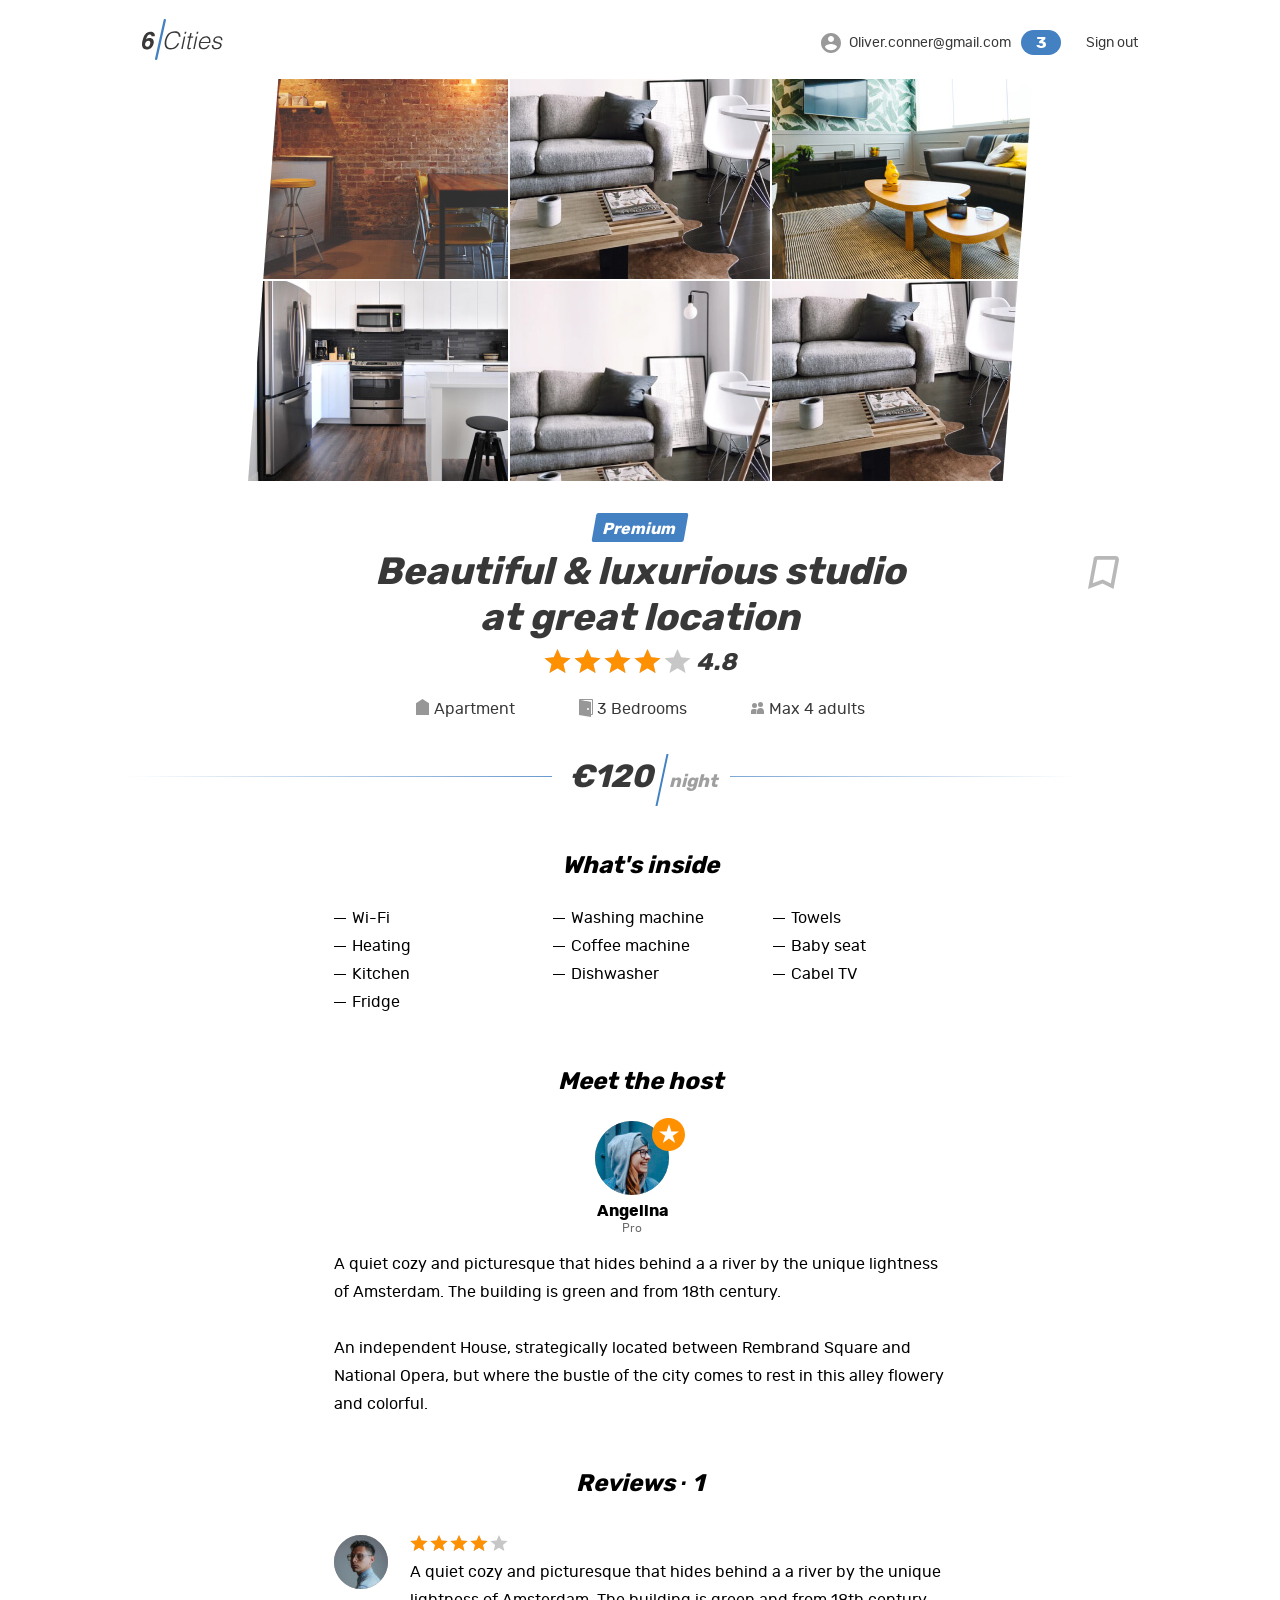
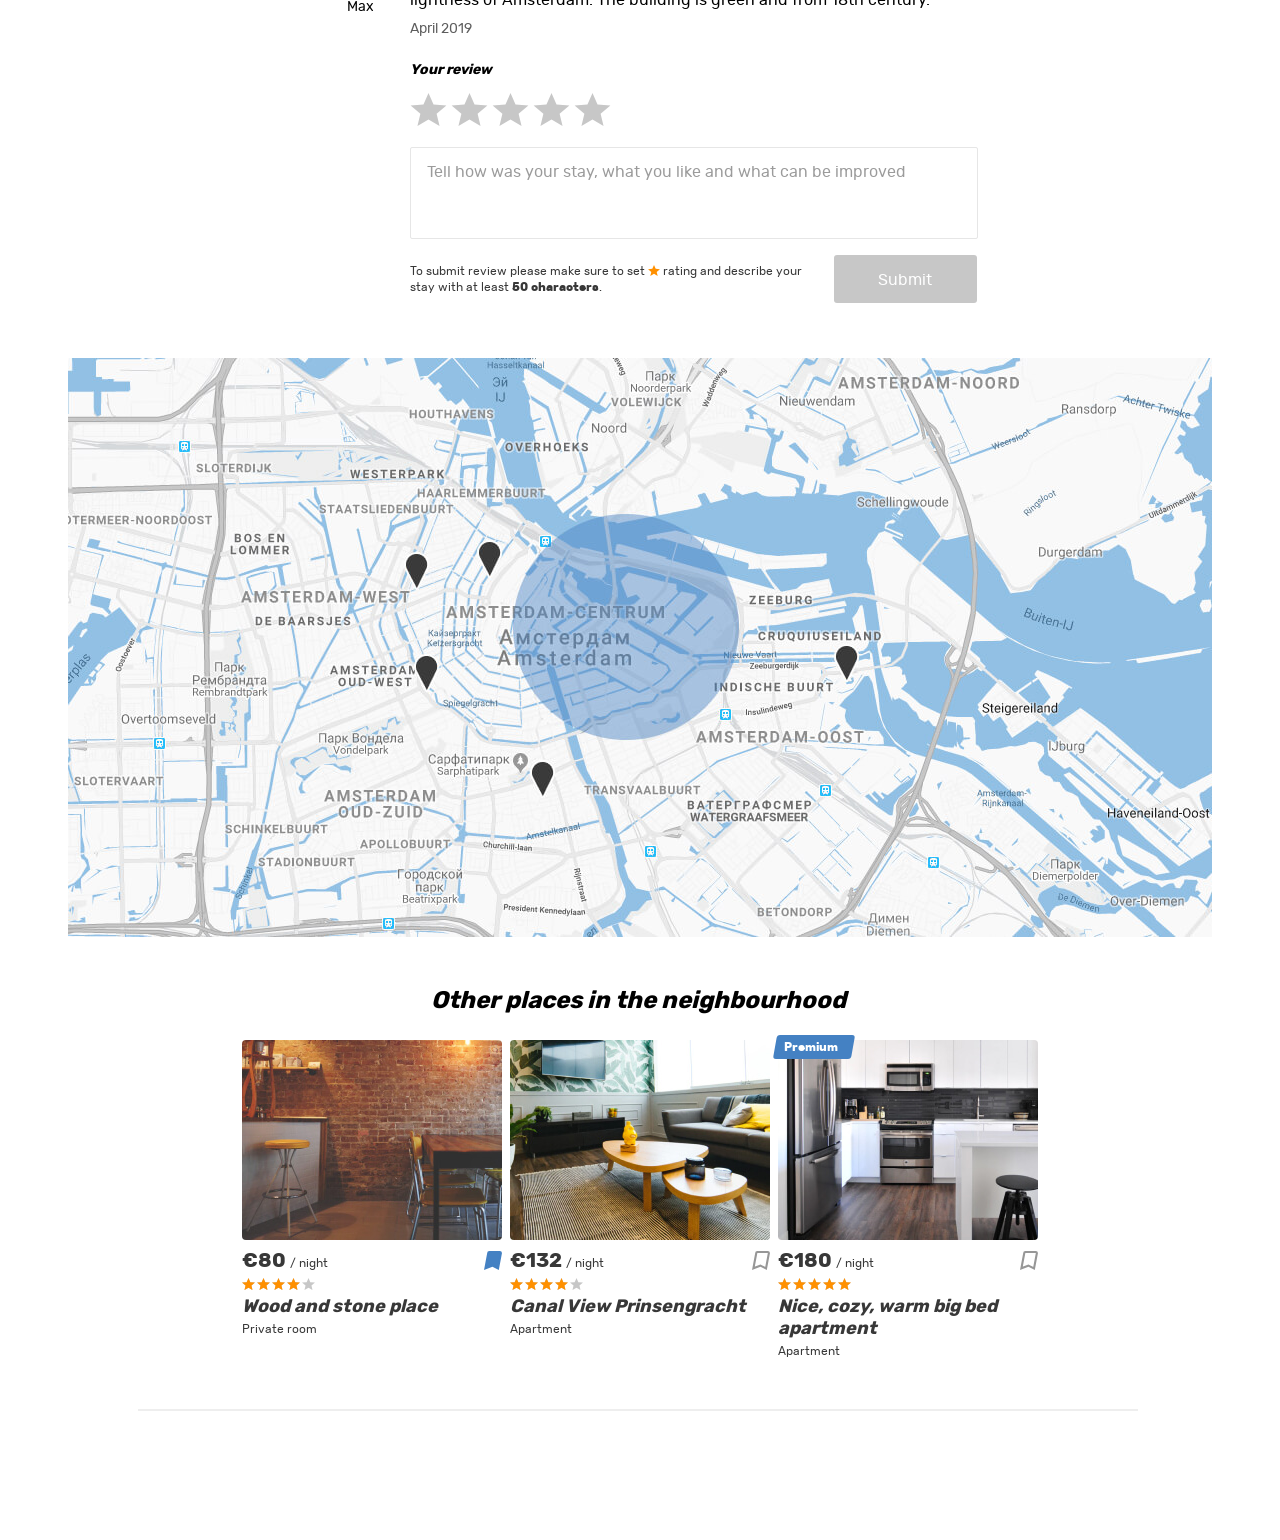
<file: markup/property.html>
<!DOCTYPE html>
<html lang="en">
  <head>
    <meta charset="utf-8">
    <meta http-equiv="X-UA-Compatible" content="IE=edge">
    <meta name="viewport" content="width=device-width, initial-scale=1.0">
    <title>6 cities: property</title>
    <link rel="stylesheet" href="css/main.css">
  </head>

  <body>
    <div style="display: none">
      <svg xmlns="http://www.w3.org/2000/svg"><symbol id="icon-arrow-select" viewbox="0 0 7 4"><path fill-rule="evenodd" clip-rule="evenodd" d="M0 0l3.5 2.813L7 0v1.084L3.5 4 0 1.084V0z"></path></symbol><symbol id="icon-bookmark" viewbox="0 0 17 18"><path d="M3.993 2.185l.017-.092V2c0-.554.449-1 .99-1h10c.522 0 .957.41.997.923l-2.736 14.59-4.814-2.407-.39-.195-.408.153L1.31 16.44 3.993 2.185z"></path></symbol><symbol id="icon-star" viewbox="0 0 13 12"><path fill-rule="evenodd" clip-rule="evenodd" d="M6.5 9.644L10.517 12 9.451 7.56 13 4.573l-4.674-.386L6.5 0 4.673 4.187 0 4.573 3.549 7.56 2.483 12 6.5 9.644z"></path></symbol></svg>
    </div>

    <div class="page">
      <header class="header">
        <div class="container">
          <div class="header__wrapper">
            <div class="header__left">
              <a class="header__logo-link" href="main.html">
                <img class="header__logo" src="img/logo.svg" alt="6 cities logo" width="81" height="41">
              </a>
            </div>
            <nav class="header__nav">
              <ul class="header__nav-list">
                <li class="header__nav-item user">
                  <a class="header__nav-link header__nav-link--profile" href="#">
                    <div class="header__avatar-wrapper user__avatar-wrapper">
                    </div>
                    <span class="header__user-name user__name">Oliver.conner@gmail.com</span>
                    <span class="header__favorite-count">3</span>
                  </a>
                </li>
                <li class="header__nav-item">
                  <a class="header__nav-link" href="#">
                    <span class="header__signout">Sign out</span>
                  </a>
                </li>
              </ul>
            </nav>
          </div>
        </div>
      </header>

      <main class="page__main page__main--property">
        <section class="property">
          <div class="property__gallery-container container">
            <div class="property__gallery">
              <div class="property__image-wrapper">
                <img class="property__image" src="img/room.jpg" alt="Photo studio">
              </div>
              <div class="property__image-wrapper">
                <img class="property__image" src="img/apartment-01.jpg" alt="Photo studio">
              </div>
              <div class="property__image-wrapper">
                <img class="property__image" src="img/apartment-02.jpg" alt="Photo studio">
              </div>
              <div class="property__image-wrapper">
                <img class="property__image" src="img/apartment-03.jpg" alt="Photo studio">
              </div>
              <div class="property__image-wrapper">
                <img class="property__image" src="img/studio-01.jpg" alt="Photo studio">
              </div>
              <div class="property__image-wrapper">
                <img class="property__image" src="img/apartment-01.jpg" alt="Photo studio">
              </div>
            </div>
          </div>
          <div class="property__container container">
            <div class="property__wrapper">
              <div class="property__mark">
                <span>Premium</span>
              </div>
              <div class="property__name-wrapper">
                <h1 class="property__name">
                  Beautiful &amp; luxurious studio at great location
                </h1>
                <button class="property__bookmark-button button" type="button">
                  <svg class="property__bookmark-icon" width="31" height="33">
                    <use xlink:href="#icon-bookmark"></use>
                  </svg>
                  <span class="visually-hidden">To bookmarks</span>
                </button>
              </div>
              <div class="property__rating rating">
                <div class="property__stars rating__stars">
                  <span style="width: 80%"></span>
                  <span class="visually-hidden">Rating</span>
                </div>
                <span class="property__rating-value rating__value">4.8</span>
              </div>
              <ul class="property__features">
                <li class="property__feature property__feature--entire">
                  Apartment
                </li>
                <li class="property__feature property__feature--bedrooms">
                  3 Bedrooms
                </li>
                <li class="property__feature property__feature--adults">
                  Max 4 adults
                </li>
              </ul>
              <div class="property__price">
                <b class="property__price-value">&euro;120</b>
                <span class="property__price-text">&nbsp;night</span>
              </div>
              <div class="property__inside">
                <h2 class="property__inside-title">What&apos;s inside</h2>
                <ul class="property__inside-list">
                  <li class="property__inside-item">
                    Wi-Fi
                  </li>
                  <li class="property__inside-item">
                    Washing machine
                  </li>
                  <li class="property__inside-item">
                    Towels
                  </li>
                  <li class="property__inside-item">
                    Heating
                  </li>
                  <li class="property__inside-item">
                    Coffee machine
                  </li>
                  <li class="property__inside-item">
                    Baby seat
                  </li>
                  <li class="property__inside-item">
                    Kitchen
                  </li>
                  <li class="property__inside-item">
                    Dishwasher
                  </li>
                  <li class="property__inside-item">
                    Cabel TV
                  </li>
                  <li class="property__inside-item">
                    Fridge
                  </li>
                </ul>
              </div>
              <div class="property__host">
                <h2 class="property__host-title">Meet the host</h2>
                <div class="property__host-user user">
                  <div class="property__avatar-wrapper property__avatar-wrapper--pro user__avatar-wrapper">
                    <img class="property__avatar user__avatar" src="img/avatar-angelina.jpg" width="74" height="74" alt="Host avatar">
                  </div>
                  <span class="property__user-name">
                    Angelina
                  </span>
                  <span class="property__user-status">
                    Pro
                  </span>
                </div>
                <div class="property__description">
                  <p class="property__text">
                    A quiet cozy and picturesque that hides behind a a river by the unique lightness of Amsterdam. The building is green and from 18th century.
                  </p>
                  <p class="property__text">
                    An independent House, strategically located between Rembrand Square and National Opera, but where the bustle of the city comes to rest in this alley flowery and colorful.
                  </p>
                </div>
              </div>
              <section class="property__reviews reviews">
                <h2 class="reviews__title">Reviews &middot; <span class="reviews__amount">1</span></h2>
                <ul class="reviews__list">
                  <li class="reviews__item">
                    <div class="reviews__user user">
                      <div class="reviews__avatar-wrapper user__avatar-wrapper">
                        <img class="reviews__avatar user__avatar" src="img/avatar-max.jpg" width="54" height="54" alt="Reviews avatar">
                      </div>
                      <span class="reviews__user-name">
                        Max
                      </span>
                    </div>
                    <div class="reviews__info">
                      <div class="reviews__rating rating">
                        <div class="reviews__stars rating__stars">
                          <span style="width: 80%"></span>
                          <span class="visually-hidden">Rating</span>
                        </div>
                      </div>
                      <p class="reviews__text">
                        A quiet cozy and picturesque that hides behind a a river by the unique lightness of Amsterdam. The building is green and from 18th century.
                      </p>
                      <time class="reviews__time" datetime="2019-04-24">April 2019</time>
                    </div>
                  </li>
                </ul>
                <form class="reviews__form form" action="#" method="post">
                  <label class="reviews__label form__label" for="review">Your review</label>
                  <div class="reviews__rating-form form__rating">
                    <input class="form__rating-input visually-hidden" name="rating" value="5" id="5-stars" type="radio">
                    <label for="5-stars" class="reviews__rating-label form__rating-label" title="perfect">
                      <svg class="form__star-image" width="37" height="33">
                        <use xlink:href="#icon-star"></use>
                      </svg>
                    </label>

                    <input class="form__rating-input visually-hidden" name="rating" value="4" id="4-stars" type="radio">
                    <label for="4-stars" class="reviews__rating-label form__rating-label" title="good">
                      <svg class="form__star-image" width="37" height="33">
                        <use xlink:href="#icon-star"></use>
                      </svg>
                    </label>

                    <input class="form__rating-input visually-hidden" name="rating" value="3" id="3-stars" type="radio">
                    <label for="3-stars" class="reviews__rating-label form__rating-label" title="not bad">
                      <svg class="form__star-image" width="37" height="33">
                        <use xlink:href="#icon-star"></use>
                      </svg>
                    </label>

                    <input class="form__rating-input visually-hidden" name="rating" value="2" id="2-stars" type="radio">
                    <label for="2-stars" class="reviews__rating-label form__rating-label" title="badly">
                      <svg class="form__star-image" width="37" height="33">
                        <use xlink:href="#icon-star"></use>
                      </svg>
                    </label>

                    <input class="form__rating-input visually-hidden" name="rating" value="1" id="1-star" type="radio">
                    <label for="1-star" class="reviews__rating-label form__rating-label" title="terribly">
                      <svg class="form__star-image" width="37" height="33">
                        <use xlink:href="#icon-star"></use>
                      </svg>
                    </label>
                  </div>
                  <textarea class="reviews__textarea form__textarea" id="review" name="review" placeholder="Tell how was your stay, what you like and what can be improved"></textarea>
                  <div class="reviews__button-wrapper">
                    <p class="reviews__help">
                      To submit review please make sure to set <span class="reviews__star">rating</span> and describe your stay with at least <b class="reviews__text-amount">50 characters</b>.
                    </p>
                    <button class="reviews__submit form__submit button" type="submit" disabled="">Submit</button>
                  </div>
                </form>
              </section>
            </div>
          </div>
          <section class="property__map map"></section>
        </section>
        <div class="container">
          <section class="near-places places">
            <h2 class="near-places__title">Other places in the neighbourhood</h2>
            <div class="near-places__list places__list">
              <article class="near-places__card place-card">
                <div class="near-places__image-wrapper place-card__image-wrapper">
                  <a href="#">
                    <img class="place-card__image" src="img/room.jpg" width="260" height="200" alt="Place image">
                  </a>
                </div>
                <div class="place-card__info">
                  <div class="place-card__price-wrapper">
                    <div class="place-card__price">
                      <b class="place-card__price-value">&euro;80</b>
                      <span class="place-card__price-text">&#47;&nbsp;night</span>
                    </div>
                    <button class="place-card__bookmark-button place-card__bookmark-button--active button" type="button">
                      <svg class="place-card__bookmark-icon" width="18" height="19">
                        <use xlink:href="#icon-bookmark"></use>
                      </svg>
                      <span class="visually-hidden">In bookmarks</span>
                    </button>
                  </div>
                  <div class="place-card__rating rating">
                    <div class="place-card__stars rating__stars">
                      <span style="width: 80%"></span>
                      <span class="visually-hidden">Rating</span>
                    </div>
                  </div>
                  <h2 class="place-card__name">
                    <a href="#">Wood and stone place</a>
                  </h2>
                  <p class="place-card__type">Private room</p>
                </div>
              </article>

              <article class="near-places__card place-card">
                <div class="near-places__image-wrapper place-card__image-wrapper">
                  <a href="#">
                    <img class="place-card__image" src="img/apartment-02.jpg" width="260" height="200" alt="Place image">
                  </a>
                </div>
                <div class="place-card__info">
                  <div class="place-card__price-wrapper">
                    <div class="place-card__price">
                      <b class="place-card__price-value">&euro;132</b>
                      <span class="place-card__price-text">&#47;&nbsp;night</span>
                    </div>
                    <button class="place-card__bookmark-button button" type="button">
                      <svg class="place-card__bookmark-icon" width="18" height="19">
                        <use xlink:href="#icon-bookmark"></use>
                      </svg>
                      <span class="visually-hidden">To bookmarks</span>
                    </button>
                  </div>
                  <div class="place-card__rating rating">
                    <div class="place-card__stars rating__stars">
                      <span style="width: 80%"></span>
                      <span class="visually-hidden">Rating</span>
                    </div>
                  </div>
                  <h2 class="place-card__name">
                    <a href="#">Canal View Prinsengracht</a>
                  </h2>
                  <p class="place-card__type">Apartment</p>
                </div>
              </article>

              <article class="near-places__card place-card">
                <div class="place-card__mark">
                  <span>Premium</span>
                </div>
                <div class="near-places__image-wrapper place-card__image-wrapper">
                  <a href="#">
                    <img class="place-card__image" src="img/apartment-03.jpg" width="260" height="200" alt="Place image">
                  </a>
                </div>
                <div class="place-card__info">
                  <div class="place-card__price-wrapper">
                    <div class="place-card__price">
                      <b class="place-card__price-value">&euro;180</b>
                      <span class="place-card__price-text">&#47;&nbsp;night</span>
                    </div>
                    <button class="place-card__bookmark-button button" type="button">
                      <svg class="place-card__bookmark-icon" width="18" height="19">
                        <use xlink:href="#icon-bookmark"></use>
                      </svg>
                      <span class="visually-hidden">To bookmarks</span>
                    </button>
                  </div>
                  <div class="place-card__rating rating">
                    <div class="place-card__stars rating__stars">
                      <span style="width: 100%"></span>
                      <span class="visually-hidden">Rating</span>
                    </div>
                  </div>
                  <h2 class="place-card__name">
                    <a href="#">Nice, cozy, warm big bed apartment</a>
                  </h2>
                  <p class="place-card__type">Apartment</p>
                </div>
              </article>
            </div>
          </section>
        </div>
      </main>
    </div>
  </body>
</html>
</file>
<file: markup/css/main.css>
/*! normalize.css v8.0.1 | MIT License | github.com/necolas/normalize.css */html{line-height:1.15;-webkit-text-size-adjust:100%}body{margin:0}main{display:block}h1{font-size:2em;margin:.67em 0}hr{-webkit-box-sizing:content-box;box-sizing:content-box;height:0;overflow:visible}pre{font-family:monospace,monospace;font-size:1em}a{background-color:transparent}abbr[title]{border-bottom:none;text-decoration:underline;-webkit-text-decoration:underline dotted;text-decoration:underline dotted}b,strong{font-weight:bolder}code,kbd,samp{font-family:monospace,monospace;font-size:1em}small{font-size:80%}sub,sup{font-size:75%;line-height:0;position:relative;vertical-align:baseline}sub{bottom:-.25em}sup{top:-.5em}img{border-style:none}button,input,optgroup,select,textarea{font-family:inherit;font-size:100%;line-height:1.15;margin:0}button,input{overflow:visible}button,select{text-transform:none}[type=button],[type=reset],[type=submit],button{-webkit-appearance:button}[type=button]::-moz-focus-inner,[type=reset]::-moz-focus-inner,[type=submit]::-moz-focus-inner,button::-moz-focus-inner{border-style:none;padding:0}[type=button]:-moz-focusring,[type=reset]:-moz-focusring,[type=submit]:-moz-focusring,button:-moz-focusring{outline:1px dotted ButtonText}fieldset{padding:.35em .75em .625em}legend{-webkit-box-sizing:border-box;box-sizing:border-box;color:inherit;display:table;max-width:100%;padding:0;white-space:normal}progress{vertical-align:baseline}textarea{overflow:auto}[type=checkbox],[type=radio]{-webkit-box-sizing:border-box;box-sizing:border-box;padding:0}[type=number]::-webkit-inner-spin-button,[type=number]::-webkit-outer-spin-button{height:auto}[type=search]{-webkit-appearance:textfield;outline-offset:-2px}[type=search]::-webkit-search-decoration{-webkit-appearance:none}::-webkit-file-upload-button{-webkit-appearance:button;font:inherit}details{display:block}summary{display:list-item}template{display:none}[hidden]{display:none}@font-face{font-family:rubik;font-style:normal;font-weight:300;src:url(../fonts/rubik-light.woff2) format("woff2"),url(../fonts/rubik-light.woff) format("woff"),url(../fonts/rubik-light.ttf) format("truetype");font-display:swap}@font-face{font-family:rubik;font-style:normal;font-weight:400;src:url(../fonts/rubik-regular.woff2) format("woff2"),url(../fonts/rubik-regular.woff) format("woff"),url(../fonts/rubik-regular.ttf) format("truetype");font-display:swap}@font-face{font-family:rubik;font-style:normal;font-weight:500;src:url(../fonts/rubik-medium.woff2) format("woff2"),url(../fonts/rubik-medium.woff) format("woff"),url(../fonts/rubik-medium.ttf) format("truetype");font-display:swap}@font-face{font-family:rubik;font-style:normal;font-weight:700;src:url(../fonts/rubik-bold.woff2) format("woff2"),url(../fonts/rubik-bold.woff) format("woff"),url(../fonts/rubik-bold.ttf) format("truetype");font-display:swap}body,html{width:100%;min-width:1144px;margin:0;padding:0;font-family:rubik,arial,sans-serif;font-weight:400;font-style:normal;font-size:16px;line-height:1.15;color:#383838;background-color:#f5f5f5;-webkit-font-smoothing:antialiased;font-smoothing:antialiased;-webkit-box-sizing:border-box;box-sizing:border-box}*,::after,::before{-webkit-box-sizing:inherit;box-sizing:inherit}a{color:inherit;text-decoration:none;-webkit-transition:color .3s,opacity .3s;transition:color .3s,opacity .3s;cursor:pointer;outline:0}textarea{resize:none}img{max-width:100%;height:auto}.visually-hidden{position:absolute;width:1px;height:1px;margin:-1px;border:0;padding:0;white-space:nowrap;-webkit-clip-path:inset(100%);clip-path:inset(100%);clip:rect(0 0 0 0);overflow:hidden}.container{width:1144px;margin-left:auto;margin-right:auto;padding-left:58px;padding-right:58px}.button{padding:0;background:0 0;border:none;text-decoration:none;cursor:pointer;display:inline-block;font:inherit;text-align:center;word-break:break-word;word-wrap:wrap;overflow-wrap:break-word;-webkit-transition:color .3s,background-color .3s;transition:color .3s,background-color .3s;outline:0}.page{background-color:#fff}.page--login{display:-webkit-box;display:-ms-flexbox;display:flex;-webkit-box-orient:vertical;-webkit-box-direction:normal;-ms-flex-direction:column;flex-direction:column;width:1144px;margin-left:auto;margin-right:auto;background-image:linear-gradient(to right,#f5f5f5 509px,transparent 509px),url(../img/amsterdam.jpg);background-position:top left,right top;height:100vh;background-size:auto,auto 100%;background-repeat:no-repeat,no-repeat;overflow:hidden}@media (-webkit-min-device-pixel-ratio:1.5),(min-resolution:144dpi),(min-resolution:1.5dppx){.page--login{background-image:linear-gradient(to right,#f5f5f5 509px,transparent 509px),url(../img/amsterdam@2x.jpg)}}@media (max-height:720px){.page--login{background-size:auto,auto 715px}}.page--favorites-empty{display:-webkit-box;display:-ms-flexbox;display:flex;-webkit-box-orient:vertical;-webkit-box-direction:normal;-ms-flex-direction:column;flex-direction:column;height:100vh}.page--main{display:-webkit-box;display:-ms-flexbox;display:flex;-webkit-box-orient:vertical;-webkit-box-direction:normal;-ms-flex-direction:column;flex-direction:column;height:100vh}.page--gray{background-color:#f5f5f5}.page__main--property{padding-bottom:129px}.page__main--login{display:-webkit-box;display:-ms-flexbox;display:flex;-webkit-box-flex:1;-ms-flex-positive:1;flex-grow:1}.page__main--favorites{padding-top:11px}.page__main--favorites-empty{display:-webkit-box;display:-ms-flexbox;display:flex;-webkit-box-flex:1;-ms-flex-positive:1;flex-grow:1}.page__main--favorites-empty .page__favorites-container{display:-webkit-box;display:-ms-flexbox;display:flex}.page__main--index{display:-webkit-box;display:-ms-flexbox;display:flex;-webkit-box-flex:1;-ms-flex-positive:1;flex-grow:1;-webkit-box-orient:vertical;-webkit-box-direction:normal;-ms-flex-direction:column;flex-direction:column;overflow-y:hidden}.page__login-container{display:-webkit-box;display:-ms-flexbox;display:flex}.header__wrapper{display:-webkit-box;display:-ms-flexbox;display:flex;-webkit-box-align:start;-ms-flex-align:start;align-items:flex-start;padding:19px 16px 0}.header__left{display:-webkit-box;display:-ms-flexbox;display:flex;-ms-flex-wrap:wrap;flex-wrap:wrap;-ms-flex-negative:0;flex-shrink:0;margin-right:auto}.header__logo-link{margin-bottom:15px}.header__logo-link:not(.header__logo-link--active):focus,.header__logo-link:not(.header__logo-link--active):hover{opacity:.5}.header__nav{display:-webkit-box;display:-ms-flexbox;display:flex;-ms-flex-negative:0;flex-shrink:0;-ms-flex-wrap:wrap;flex-wrap:wrap;margin-top:11px;margin-left:30px}.header__nav-list{margin:0;padding:0;list-style:none;display:-webkit-box;display:-ms-flexbox;display:flex;-ms-flex-wrap:wrap;flex-wrap:wrap;-webkit-box-align:start;-ms-flex-align:start;align-items:flex-start}.header__nav-item{display:-webkit-box;display:-ms-flexbox;display:flex;min-height:25px;margin-bottom:15px}.header__nav-item:not(:last-child){margin-right:15px}.header__nav-link{display:-webkit-box;display:-ms-flexbox;display:flex;position:relative;-webkit-box-align:center;-ms-flex-align:center;align-items:center;font-size:14px;line-height:1.2143;-webkit-transition:text-shadow .3s;transition:text-shadow .3s}.header__nav-link:focus,.header__nav-link:hover{text-shadow:.5px 0 0,-.5px 0 0}.header__avatar-wrapper{width:20px;height:20px;margin-right:8px}.header__login{padding-top:2px;padding-right:8px}.header__signout,.header__user-name{padding-top:2px}.header__favorite-count{display:inline-block;min-width:40px;height:25px;margin:0 10px;padding:5px;font-size:16px;font-weight:600;line-height:16px;text-align:center;color:#fff;background:#4481c3;border-radius:15px}.user__avatar-wrapper{background-image:url(../img/avatar.svg);background-size:100%;background-repeat:no-repeat}.user__avatar{border-radius:50%}.rating__stars{position:relative;display:block;font-size:0}.rating__stars::before{content:"";display:inline-block;height:100%;background:url(../img/stars.svg) transparent no-repeat center}.rating__stars span{position:absolute;top:0;left:0;display:inline-block;height:100%;overflow:hidden}.rating__stars span::before{content:"";display:inline-block;height:100%;background:url(../img/stars-active.svg) transparent no-repeat center}.cities{display:-webkit-box;display:-ms-flexbox;display:flex;-webkit-box-flex:1;-ms-flex-positive:1;flex-grow:1;background-color:#fff;overflow-y:hidden}.cities__places-container{display:-webkit-box;display:-ms-flexbox;display:flex;padding-right:0}.cities__places-container--empty{padding-right:0}.cities__no-places{position:relative;width:498px;padding-left:18px}.cities__no-places::after{content:"";position:absolute;width:12.06vh;min-width:100px;max-width:120px;height:100%;bottom:0;right:-48px;background-color:#fff;border-right:6px solid #4481c3;-webkit-transform:skew(-6.5deg);transform:skew(-6.5deg)}.cities__places{width:572px;margin-top:2px;margin-right:2px;padding-top:29px;padding-bottom:7px;padding-left:9px;overflow-y:auto}.cities__places-list{display:-webkit-box;display:-ms-flexbox;display:flex;-ms-flex-wrap:wrap;flex-wrap:wrap;margin-left:-8px;padding-left:5px}.cities__card{width:260px;margin-left:8px;margin-bottom:24px}.page__main--index-empty .cities__right-section{background-image:url(../img/no-places@2x.png);background-size:auto 119%;background-repeat:no-repeat;background-position:right 100%}@media (-webkit-min-device-pixel-ratio:1.5),(min-resolution:144dpi),(min-resolution:1.5dppx){.page__main--index-empty .cities__right-section{background-image:url(../img/no-places@2x.png)}}@media (max-height:780px){.page__main--index-empty .cities__right-section{background-position:right center;background-size:100% auto}}.cities__right-section{display:-webkit-box;display:-ms-flexbox;display:flex;-webkit-box-flex:1;-ms-flex-positive:1;flex-grow:1}.cities__map{width:100%;-ms-flex-item-align:stretch;align-self:stretch;background-image:url(../img/map.jpg);background-size:682px auto;background-repeat:no-repeat;background-position:-170px center}@media (-webkit-min-device-pixel-ratio:1.5),(min-resolution:144dpi),(min-resolution:1.5dppx){.cities__map{background-image:url(../img/map@2x.jpg);background-size:682px 794px}}@media (min-height:980px){.cities__map{background-size:cover}}.cities__status-wrapper{position:relative;z-index:1;width:auto;margin-top:25.4vh;margin-right:auto;margin-left:auto;padding-top:62px;text-align:center;background-image:url(../img/ico-no-results.svg);background-size:45px 47px;background-position:center top;background-repeat:no-repeat}.cities__status{display:block;margin-bottom:5px;font-size:32px;line-height:1.1875}.cities__status-description{margin-top:0;margin-bottom:0;padding:0 45px;font-size:16px;line-height:1.5}.locations--login{display:-webkit-box;display:-ms-flexbox;display:flex;-webkit-box-pack:center;-ms-flex-pack:center;justify-content:center;-webkit-box-align:center;-ms-flex-align:center;align-items:center;-webkit-box-flex:1;-ms-flex-positive:1;flex-grow:1;padding:0 51px 63px 130px}.locations--login .locations__item-link{padding:9px 21px 6px 16px;-webkit-backface-visibility:hidden;backface-visibility:hidden}.locations--current .locations__item{margin:0}.locations--current .locations__item-link{color:#fff;background-color:#4481c3;text-shadow:1px 0 0,.5px 0 0,-1px 0 0}.locations__list{margin:0;padding:0;list-style:none;display:-webkit-box;display:-ms-flexbox;display:flex;-ms-flex-wrap:wrap;flex-wrap:wrap;-webkit-box-align:start;-ms-flex-align:start;align-items:flex-start;padding:16px 3px 33px}.locations__item{display:block;margin-right:36px;margin-bottom:19px}.favorites__locations .locations__item-link{min-width:137px;padding:9px 14px 6px 15px;text-align:center;letter-spacing:.9px}.locations__item-link{display:block;padding:9px 21px 6px 11px;font-size:19px;line-height:1.211;font-weight:300;font-style:oblique;-webkit-transform:skew(-15deg);transform:skew(-15deg);border-radius:3px;-webkit-transition:background .3s,color .3s,text-shadow .3s;transition:background .3s,color .3s,text-shadow .3s}.locations__item-link span{display:block;-webkit-transform:skew(15deg);transform:skew(15deg)}.locations__item-link:focus,.locations__item-link:hover{text-shadow:1px 0 0,.5px 0 0,-1px 0 0}.locations__item-link.tabs__item--active{text-shadow:1px 0 0,.5px 0 0,-1px 0 0;color:#fff;background-color:#4481c3}.places__found{display:block;margin-bottom:22px;padding-left:2px;font-size:24px;line-height:1.167;font-weight:700;font-style:oblique}.places__sorting{position:relative;margin-bottom:33px;padding-left:5px}.places__sorting-arrow{position:absolute;top:55%;-webkit-transform:translateY(-50%);transform:translateY(-50%);right:0;fill:#0d0d0d}.places__options{margin:0;padding:0;list-style:none;background-color:#fff;border:1px solid #dfdfdf;border-radius:4px}.places__options--custom{position:absolute;top:calc(100% + 1px);left:52px;z-index:1;display:none}.places__options--opened{display:block}.places__option{min-width:170px;padding:14px 16px 10px;font-size:14px;line-height:1.2143;-webkit-transition:background .3s;transition:background .3s;outline:0;cursor:pointer}.places__option--active,.places__option:focus,.places__option:hover{background-color:#f2f2f2}.places__option:selected{background-color:#f2f2f2}.places__sorting-caption{font-size:12px;line-height:1.167;font-weight:700}.places__sorting-type{position:relative;display:inline-block;padding-right:12px;font-size:12px;line-height:1.167;cursor:pointer}.place-card{position:relative}.place-card:hover{opacity:.6}.place-card__image-wrapper{margin-bottom:9px}.place-card__image{display:block;border-radius:4px}.place-card__info{-webkit-box-flex:1;-ms-flex-positive:1;flex-grow:1}.place-card__price-wrapper{display:-webkit-box;display:-ms-flexbox;display:flex;-webkit-box-align:start;-ms-flex-align:start;align-items:flex-start;-webkit-box-pack:justify;-ms-flex-pack:justify;justify-content:space-between;margin-bottom:5px}.place-card__price{margin-right:20px}.favorites__card .place-card__bookmark-button{margin-top:0;-webkit-transform:skew(10deg);transform:skew(10deg)}.place-card__bookmark-button{-ms-flex-negative:0;flex-shrink:0;width:18px;height:19px;margin-top:2px}.place-card__bookmark-button:focus .place-card__bookmark-icon,.place-card__bookmark-button:hover .place-card__bookmark-icon{stroke:#4481c3}.place-card__bookmark-button--active .place-card__bookmark-icon{stroke:#4481c3;fill:#4481c3}.place-card__bookmark-icon{fill:none;stroke:#979797;stroke-width:2;-webkit-transition:fill .3s,stroke .3s;transition:fill .3s,stroke .3s}.place-card__price-value{font-size:20px;line-height:1.2;font-weight:700}.place-card__price-text{font-size:12px;line-height:1.1667}.place-card__rating{margin-bottom:6px}.place-card__stars{width:73px;height:12px}.place-card__stars::before{width:73px;background-size:73px 12px}.place-card__stars span{width:0%}.place-card__stars span::before{width:73px;background-size:73px 12px}.place-card__name{margin-top:0;margin-bottom:4px;font-size:18px;line-height:1.223;font-weight:700;font-style:oblique}.place-card__name a{display:inline-block}.place-card__name a:focus,.place-card__name a:hover{opacity:.7}.place-card__type{margin-top:0;margin-bottom:0;font-size:12px;line-height:1.1667}.place-card__mark{position:absolute;top:-5px;left:-3px;padding:5px 15px 5px 9px;font-size:12px;line-height:1.1667;font-weight:700;color:#fff;background-color:#4481c3;-webkit-transform:skew(-10deg);transform:skew(-10deg);border-radius:3px}.place-card__mark span{display:block;-webkit-transform:skew(10deg);transform:skew(10deg)}.property__gallery-container{padding-left:52px;padding-right:52px}.property__gallery{position:relative;display:-webkit-box;display:-ms-flexbox;display:flex;-webkit-box-align:start;-ms-flex-align:start;align-items:flex-start;-ms-flex-wrap:wrap;flex-wrap:wrap;-webkit-box-pack:center;-ms-flex-pack:center;justify-content:center;width:785px;margin-right:auto;margin-left:auto;max-height:452px;margin-bottom:30px;overflow:hidden}.property__gallery::before{content:"";position:absolute;top:-1px;left:0;width:34px;height:100%;background-image:url(../img/triangle.svg);background-repeat:no-repeat;background-size:34px 452px;-webkit-transform:rotate(180deg);transform:rotate(180deg)}.property__gallery::after{content:"";position:absolute;top:-1px;right:0;width:34px;height:100%;background-image:url(../img/triangle.svg);background-repeat:no-repeat;background-size:34px 452px}.property__image-wrapper{display:-webkit-box;display:-ms-flexbox;display:flex;-webkit-box-pack:center;-ms-flex-pack:center;justify-content:center;-webkit-box-align:center;-ms-flex-align:center;align-items:center;margin-bottom:2px;margin-right:2px;width:260px;height:200px;overflow:hidden}.property__image-wrapper:nth-child(3n){margin-right:0}.property__image{display:block;min-width:100%;min-height:100%;-webkit-box-flex:1;-ms-flex-positive:1;flex-grow:1}.property__container{position:relative;overflow-x:hidden}.property__wrapper{display:-webkit-box;display:-ms-flexbox;display:flex;-webkit-box-orient:vertical;-webkit-box-direction:normal;-ms-flex-direction:column;flex-direction:column;-webkit-box-align:center;-ms-flex-align:center;align-items:center;max-width:613px;margin-right:auto;margin-left:auto}.property__mark{margin-bottom:8px;padding:7px 11px 3px 8px;font-size:16px;line-height:1.1875;font-weight:700;font-style:oblique;color:#fff;background-color:#4481c3;-webkit-transform:skew(-10deg);transform:skew(-10deg);border-radius:2px;background-color:#4481c3}.property__mark span{display:block;-webkit-transform:skew(10deg);transform:skew(10deg)}.property__name{margin-top:0;margin-bottom:7px;padding:0 28px;font-size:38px;line-height:1.21053;font-weight:700;font-style:oblique;text-align:center}.property__bookmark-button{position:absolute;top:41px;right:93px;width:31px;height:33px;margin-top:2px}.property__bookmark-button:focus .property__bookmark-icon,.property__bookmark-button:hover .property__bookmark-icon{stroke:#4481c3}.property__bookmark-button--active .place-card__bookmark-icon{stroke:#4481c3;fill:#4481c3}.property__bookmark-icon{fill:none;stroke:#b8b8b8;stroke-width:2;-webkit-transition:fill .3s,stroke .3s;transition:fill .3s,stroke .3s}.property__rating{display:-webkit-box;display:-ms-flexbox;display:flex;-webkit-box-align:start;-ms-flex-align:start;align-items:flex-start;margin-bottom:24px}.property__stars{width:147px;height:24px}.property__stars::before{width:147px;background-size:147px 24px}.property__stars span{width:0%}.property__stars span::before{width:147px;background-size:147px 24px}.property__rating-value{margin-left:5px;padding-top:2px;font-size:24px;line-height:1;font-weight:700;font-style:oblique}.property__features{margin:0;padding:0;list-style:none;display:-webkit-box;display:-ms-flexbox;display:flex;margin-bottom:38px;margin-left:-64px}.property__feature{margin-left:64px;padding-left:18px;font-size:16px;line-height:1.3;background-repeat:no-repeat}.property__feature--entire{background-image:url(../img/ico-place.svg);background-size:13px 16px}.property__feature--bedrooms{background-image:url(../img/ico-bedrooms.svg);background-size:14px 18px}.property__feature--adults{background-image:url(../img/ico-adults.svg);background-size:13px 12px;background-position:left 3px}.property__price{position:relative;margin-bottom:56px}.property__price::before{content:"";position:absolute;top:18px;left:calc(100% + 12px);width:345px;height:1px;background-image:-webkit-gradient(linear,right top,left top,from(rgba(255,255,255,.01)),to(#7ca7d5));background-image:linear-gradient(to left,rgba(255,255,255,.01),#7ca7d5)}.property__price::after{content:"";position:absolute;top:18px;right:calc(100% + 11px);width:425px;height:1px;background-image:-webkit-gradient(linear,left top,right top,from(rgba(255,255,255,.01)),to(#6899ce));background-image:linear-gradient(to right,rgba(255,255,255,.01),#6899ce)}.property__price-value{position:relative;padding-right:8px;padding-left:6px;font-size:32px;line-height:1.1875;font-weight:700;font-style:oblique}.property__price-value::after{content:"";position:absolute;top:-7px;right:-2px;height:52px;width:2px;background-color:#4481c3;-webkit-transform:skew(-12deg);transform:skew(-12deg)}.property__price-text{font-size:18px;line-height:1.223;font-weight:700;font-style:oblique;opacity:.48}.property__inside{width:100%;margin-bottom:52px}.property__inside-title{margin-top:0;margin-bottom:24px;font-size:24px;line-height:1.1667;font-weight:700;font-style:oblique;text-align:center;color:#000}.property__inside-list{margin:0;padding:0;list-style:none;display:-webkit-box;display:-ms-flexbox;display:flex;-ms-flex-wrap:wrap;flex-wrap:wrap;-webkit-box-pack:justify;-ms-flex-pack:justify;justify-content:space-between;-webkit-box-align:start;-ms-flex-align:start;align-items:flex-start}.property__inside-item{position:relative;width:100%;max-width:174px;padding-left:18px;font-size:16px;line-height:1.75;color:#000}.property__inside-item::before{content:"";position:absolute;top:14px;left:0;width:12px;height:1px;background-color:#000}.property__host-title{margin-top:0;margin-bottom:25px;font-size:24px;line-height:1.1667;font-weight:700;font-style:oblique;text-align:center;color:#000}.property__host-user{display:-webkit-box;display:-ms-flexbox;display:flex;-webkit-box-orient:vertical;-webkit-box-direction:normal;-ms-flex-direction:column;flex-direction:column;-webkit-box-align:center;-ms-flex-align:center;align-items:center;margin-bottom:15px;padding-right:16px}.property__avatar-wrapper{position:relative;width:74px;min-width:74px;height:74px;margin-bottom:7px}.property__avatar-wrapper--pro::after{content:"";position:absolute;top:-3px;right:-16px;width:33px;height:33px;border-radius:50%;background-color:#ff9000;background-image:url(../img/star-white.svg);background-size:20px 19px;background-position:center 6px;background-repeat:no-repeat}.property__user-name{font-size:16px;line-height:1.187;font-weight:700;color:#000}.property__user-status{font-size:12px;line-height:1.167;color:#696969}.property__description{margin-bottom:52px}.property__text{margin-top:0;margin-bottom:28px;font-size:16px;line-height:1.75;color:#000}.property__reviews{width:100%;margin-bottom:55px}.property__map{width:100%;height:579px;margin-bottom:50px;background-image:url(../img/map-big.jpg);background-repeat:no-repeat;background-size:1144px auto;background-position:center top}@media (-webkit-min-device-pixel-ratio:1.5),(min-resolution:144dpi),(min-resolution:1.5dppx){.property__map{background-image:url(../img/map-big@2x.jpg);background-size:1144px auto}}.reviews__title{margin-top:0;margin-bottom:37px;font-size:24px;line-height:1.1667;font-weight:700;font-style:oblique;color:#000;text-align:center}.reviews__avatar-wrapper{min-width:54px;width:54px;height:54px;margin-bottom:10px}.reviews__avatar{display:block}.reviews__user{display:-webkit-box;display:-ms-flexbox;display:flex;-webkit-box-orient:vertical;-webkit-box-direction:normal;-ms-flex-direction:column;flex-direction:column;-webkit-box-align:center;-ms-flex-align:center;align-items:center;max-width:54px;margin-right:22px}.reviews__user-name{font-size:14px;line-height:1.2143;color:#000;word-break:break-word;word-wrap:break-word;overflow-wrap:break-word}.reviews__list{margin:0;padding:0;list-style:none}.reviews__item{display:-webkit-box;display:-ms-flexbox;display:flex;-webkit-box-align:start;-ms-flex-align:start;align-items:flex-start;margin-bottom:22px}.reviews__text{margin-top:0;margin-bottom:5px;font-size:16px;line-height:1.75;color:#000}.reviews__rating{margin-bottom:7px}.reviews__stars{width:98px;height:16px}.reviews__stars::before{width:98px;background-size:98px 16px}.reviews__stars span{width:0%}.reviews__stars span::before{width:98px;background-size:98px 16px}.reviews__time{font-size:14px;line-height:1;color:#5d5d5d}.reviews__form{margin-right:-30px;padding-left:76px}.reviews__label{display:inline-block;margin-bottom:14px;font-size:14px;line-height:1.2143;font-weight:700;font-style:oblique;color:#000}.reviews__textarea{width:568px;height:92px;margin-bottom:12px;padding:15px 16px}.reviews__rating-form{margin-bottom:21px}.reviews__button-wrapper{display:-webkit-box;display:-ms-flexbox;display:flex;-webkit-box-align:start;-ms-flex-align:start;align-items:flex-start;-webkit-box-pack:justify;-ms-flex-pack:justify;justify-content:space-between}.reviews__help{width:402px;margin-top:8px;margin-bottom:0;font-size:12px;line-height:1.334}.reviews__star{padding-left:15px;background-image:url(../img/star-active.svg);background-size:12px 11px;background-repeat:no-repeat}.reviews__text-amount{font-weight:700}.reviews__submit{width:143px;font-size:16px;line-height:1.1875}.form__rating{display:-webkit-box;display:-ms-flexbox;display:flex;-webkit-box-orient:horizontal;-webkit-box-direction:reverse;-ms-flex-direction:row-reverse;flex-direction:row-reverse;-webkit-box-pack:end;-ms-flex-pack:end;justify-content:flex-end;-webkit-box-align:start;-ms-flex-align:start;align-items:flex-start}.form__rating-label{display:block;width:37px;height:33px;margin-right:4px;cursor:pointer}.form__rating-label:first-child{margin-right:0}.form__rating-input:checked~.form__rating-label .form__star-image,.form__rating-input:focus~.form__rating-label .form__star-image,.form__rating-label:hover .form__star-image,.form__rating-label:hover~.form__rating-label .form__star-image{fill:#ff9000}.form__star-image{fill:#c7c7c7;-webkit-transition:fill .3s;transition:fill .3s}.form__textarea{font-size:16px;line-height:1.1875;color:#383838;background-color:#fff;border:1px solid #e6e6e6;border-radius:2px}.form__textarea::-webkit-input-placeholder{font-size:16px;line-height:1.1875;color:#9b9b9b}.form__textarea::-moz-placeholder{font-size:16px;line-height:1.1875;color:#9b9b9b}.form__textarea::-ms-input-placeholder{font-size:16px;line-height:1.1875;color:#9b9b9b}.form__textarea::placeholder{font-size:16px;line-height:1.1875;color:#9b9b9b}.form__textarea::-ms-input-placeholder{font-size:16px;line-height:1.1875;color:#9b9b9b}.form__input{padding:15px 14px 13px;font-size:16px;line-height:1.1875;color:#383838;background-color:#fff;border:1px solid #e6e6e6;border-radius:2px}.form__input::-webkit-input-placeholder{font-size:16px;line-height:1.1875;color:#818181}.form__input::-moz-placeholder{font-size:16px;line-height:1.1875;color:#818181}.form__input::-ms-input-placeholder{font-size:16px;line-height:1.1875;color:#818181}.form__input::placeholder{font-size:16px;line-height:1.1875;color:#818181}.form__input::-ms-input-placeholder{font-size:16px;line-height:1.1875;color:#818181}.form__submit{padding:16px 20px 13px;color:#fff;background-color:#4481c3;border-radius:3px}.form__submit:focus,.form__submit:hover{background-color:#3069a6}.form__submit:disabled{background-color:#c7c7c7}.near-places{margin:0 16px 0 12px;padding-bottom:27px;border-bottom:2px solid rgba(222,222,222,.5)}.near-places__title{margin-top:0;margin-bottom:25px;font-size:24px;line-height:1.1667;font-weight:700;font-style:oblique;text-align:center;color:#000}.near-places__list{display:-webkit-box;display:-ms-flexbox;display:flex;-webkit-box-pack:center;-ms-flex-pack:center;justify-content:center;-webkit-box-align:start;-ms-flex-align:start;align-items:flex-start;-ms-flex-wrap:wrap;flex-wrap:wrap;margin-left:-8px;padding-left:3px}.near-places__card{width:260px;margin-left:8px;margin-bottom:24px}.login{position:relative;width:520px;padding-top:19.6vh;padding-right:60px;padding-left:13px}.login::after{content:"";position:absolute;width:12.03vh;min-width:195px;height:100vh;min-height:450px;bottom:0;right:-2px;background-color:#f5f5f5;border-right:6px solid #4481c3;-webkit-transform:skew(-6.5deg);transform:skew(-6.5deg)}.login__title{position:relative;z-index:1;margin-top:0;margin-bottom:28px;font-size:32px;line-height:1.1875;font-weight:700;font-style:oblique}.login__form{position:relative;z-index:1;width:341px}.login__input-wrapper{margin-right:2px}.login__input{width:100%;margin-bottom:24px}.login__submit{width:100%}.favorites{padding:0 15px 93px;border-bottom:2px solid rgba(222,222,222,.5)}.favorites--empty{width:100%;padding:0 0 93px 38px}.favorites__title{margin-top:0;margin-bottom:49px;font-size:32px;line-height:1.1429;font-weight:700;font-style:oblique;text-align:center}.favorites__list{margin:0;padding:0;list-style:none}.favorites__locations-items{display:-webkit-box;display:-ms-flexbox;display:flex;-webkit-box-align:start;-ms-flex-align:start;align-items:flex-start;margin-bottom:52px}.favorites__locations-items:last-child{margin-bottom:0}.favorites__locations{display:-webkit-box;display:-ms-flexbox;display:flex;width:244px;margin-right:20px}.favorites__card{display:-webkit-box;display:-ms-flexbox;display:flex;-webkit-box-align:start;-ms-flex-align:start;align-items:flex-start;width:421px;margin-bottom:32px}.favorites__card:last-child{margin-bottom:0}.favorites__image-wrapper{min-width:150px;margin-right:16px;margin-bottom:0}.favorites__card-info{padding-top:1px}.favorites__status-wrapper{width:420px;margin-top:16.7vh;margin-right:auto;margin-left:auto;padding-top:94px;text-align:center;background-image:url(../img/ico-saved.svg);background-size:60px 73px;background-position:center top;background-repeat:no-repeat}.favorites__status{display:block;margin-bottom:5px;font-size:32px;line-height:1.1875}.favorites__status-description{margin-top:0;margin-bottom:0;padding:0 30px;font-size:16px;line-height:1.5}.footer{display:-webkit-box;display:-ms-flexbox;display:flex;-webkit-box-pack:center;-ms-flex-pack:center;justify-content:center;-webkit-box-align:start;-ms-flex-align:start;align-items:flex-start;padding-top:48px;padding-bottom:52px}.header__logo-link:not(.header__logo-link--active):focus,.header__logo-link:not(.header__logo-link--active):hover{opacity:.5}
/*# sourceMappingURL=main.css.map */
</file>
